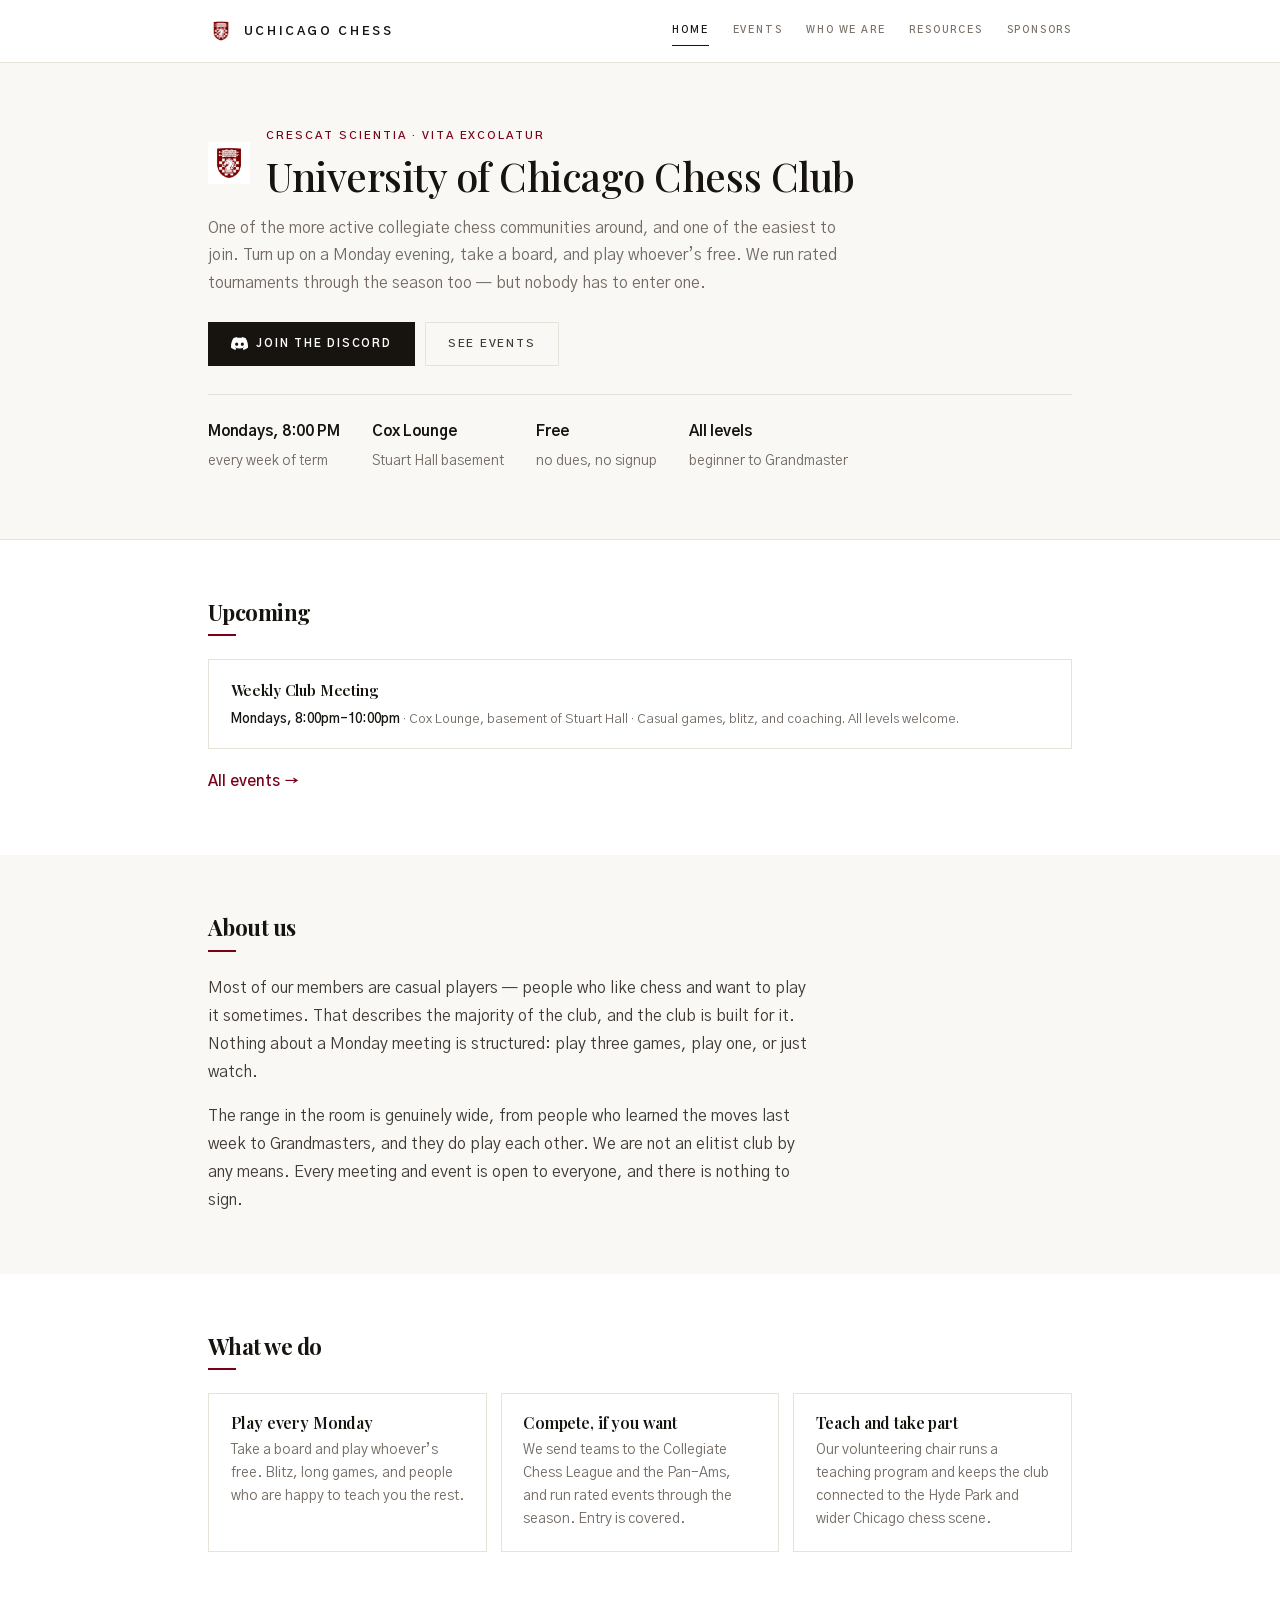
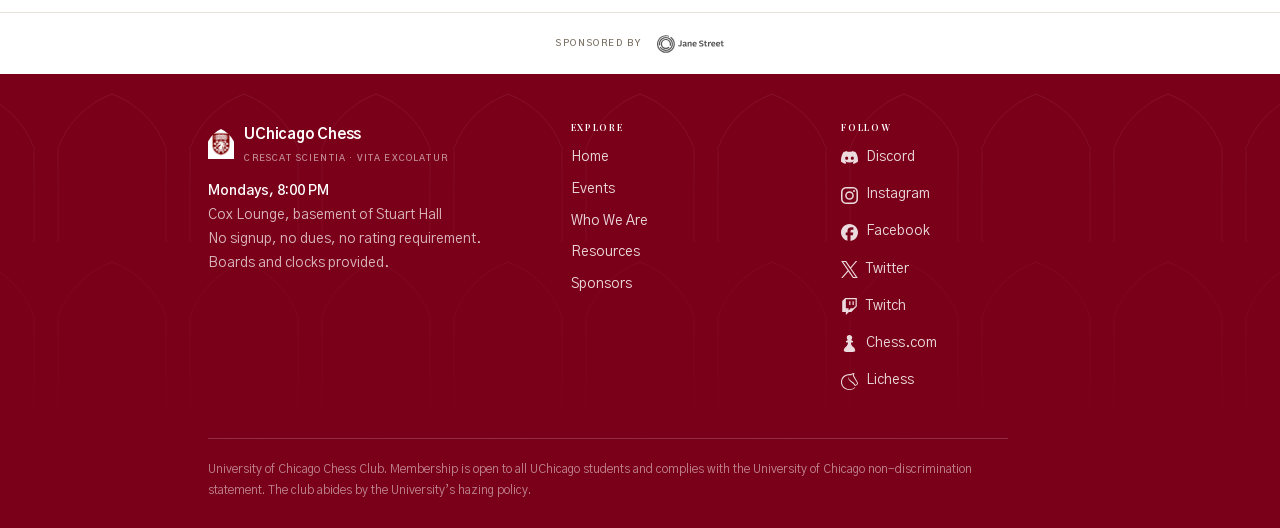
<file: index.html>
<!DOCTYPE html>
<html lang="en">
<head>
<meta charset="utf-8">
<meta name="viewport" content="width=device-width, initial-scale=1">
<title>University of Chicago Chess Club</title>
<!-- EDIT-WITH-SITE.JS: this description and the og:description below
     quote the meeting time. -->
<meta name="description" content="The University of Chicago Chess Club. Meetings every Monday at 8:00 PM in Cox Lounge, basement of Stuart Hall. All experience levels welcome.">
<link rel="canonical" href="https://uchicago.chessdirector.com/">

<!-- Link previews: Discord, Facebook, iMessage and X all read these, and
     none of them run JavaScript, so this is the one place the club is
     described in the file rather than in js/site.js. -->
<meta property="og:type" content="website">
<meta property="og:site_name" content="UChicago Chess">
<meta property="og:title" content="University of Chicago Chess Club">
<meta property="og:description" content="The University of Chicago Chess Club. Meetings every Monday at 8:00 PM in Cox Lounge, basement of Stuart Hall. All experience levels welcome.">
<meta property="og:url" content="https://uchicago.chessdirector.com/">
<meta property="og:image" content="https://uchicago.chessdirector.com/img/og-cover.jpg">
<meta property="og:image:width" content="1200">
<meta property="og:image:height" content="630">
<meta property="og:image:alt" content="The University of Chicago quadrangle from above">
<meta name="twitter:card" content="summary_large_image">
<meta name="twitter:site" content="@uchicagochess">

<link rel="icon" href="img/favicon-32.png" sizes="32x32">
<link rel="icon" href="img/favicon-16.png" sizes="16x16">
<link rel="apple-touch-icon" href="img/apple-touch-icon.png">
<link rel="stylesheet" href="css/fonts.css">
<link rel="stylesheet" href="css/site.css">
</head>
<body>
<a class="skip" href="#main">Skip to content</a>

<nav class="mainnav">
  <div class="container">
    <a class="brand" href="./">
      <img src="img/crest.png" alt="">
      <b>UChicago Chess</b>
    </a>
    <button id="navbtn" aria-expanded="false" aria-controls="navmenu">Menu</button>
    <ul id="navmenu">
      <li><a class="active" href="./">Home</a></li>
      <li><a href="events.html">Events</a></li>
      <li><a href="leadership.html">Who We Are</a></li>
      <li><a href="resources.html">Resources</a></li>
      <li><a href="sponsors.html">Sponsors</a></li>
    </ul>
  </div>
</nav>

<header class="masthead">
  <div class="container">
    <div class="titlerow">
      <img class="crest" src="img/crest.png" alt="">
      <div>
        <p class="motto">Crescat Scientia &middot; Vita Excolatur</p>
        <h1>University of Chicago Chess Club</h1>
      </div>
    </div>
    <p class="summary">
      One of the more active collegiate chess communities around, and one of the easiest to join.
      Turn up on a Monday evening, take a board, and play whoever&rsquo;s free. We run rated
      tournaments through the season too &mdash; but nobody has to enter one.
    </p>
    <p class="actions">
      <a class="btn" href="https://discord.com/invite/wnuyjCKNdM" data-site-href="links.discord" target="_blank" rel="noopener">
        <svg class="ico" aria-hidden="true"><use href="img/icons.svg#discord"></use></svg> Join the Discord
      </a>
      <a class="btn alt" href="events.html" data-site-href="events.page">See events</a>
    </p>
    <div class="facts">
      <span><b data-site="meeting.whenLabel">Mondays, 8:00 PM</b> <span data-site="meeting.cadence">every week of term</span></span>
      <span><b data-site="meeting.place">Cox Lounge</b> <span data-site="meeting.placeDetail">Stuart Hall basement</span></span>
      <span><b data-site="meeting.cost">Free</b> <span data-site="meeting.costDetail">no dues, no signup</span></span>
      <span><b data-site="meeting.levels">All levels</b> <span data-site="meeting.levelsDetail">beginner to Grandmaster</span></span>
    </div>
  </div>
</header>

<main id="main">
  <section class="band">
    <div class="container">
      <div class="block">
        <h2>Upcoming</h2>
        <div id="preview"></div>
        <p class="after">
          <a class="more" href="events.html" data-site-href="events.page">All events</a>
        </p>
      </div>
    </div>
  </section>

  <section class="band alt">
    <div class="container">
      <div class="block">
        <h2>About us</h2>
        <div class="prose">
          <p>
            Most of our members are casual players &mdash; people who like chess and want to play it
            sometimes. That describes the majority of the club, and the club is built for it. Nothing
            about a Monday meeting is structured: play three games, play one, or just watch.
          </p>
          <p>
            The range in the room is genuinely wide, from people who learned the moves last week to
            Grandmasters, and they do play each other. We are not an elitist club by any means. Every
            meeting and event is open to everyone, and there is nothing to sign.
          </p>
        </div>
      </div>
    </div>
  </section>

  <section class="band">
    <div class="container">
      <div class="block">
        <h2>What we do</h2>
        <div class="grid g3">
          <div class="box">
            <h3>Play every Monday</h3>
            <p>Take a board and play whoever&rsquo;s free. Blitz, long games, and people who are
               happy to teach you the rest.</p>
          </div>
          <div class="box">
            <h3>Compete, if you want</h3>
            <p>We send teams to the Collegiate Chess League and the Pan-Ams, and run rated events
               through the season. Entry is covered.</p>
          </div>
          <div class="box">
            <h3>Teach and take part</h3>
            <p>Our volunteering chair runs a teaching program and keeps the club connected to the
               Hyde Park and wider Chicago chess scene.</p>
          </div>
        </div>
      </div>
    </div>
  </section>
</main>

<div class="sponsorbar">
  <div class="container">
    <span>Sponsored by</span>
    <a href="sponsors.html"><img src="img/jane-street.svg" alt="Jane Street"></a>
  </div>
</div>

<footer class="arched">
  <div class="container">
    <div class="footgrid">
      <div>
        <div class="footbrand">
          <img class="arch" src="img/crest.png" alt="">
          <div>
            <b>UChicago Chess</b>
            <span>Crescat Scientia &middot; Vita Excolatur</span>
          </div>
        </div>
        <p class="footwhere">
          <b data-site="meeting.whenLabel">Mondays, 8:00 PM</b><br>
          <span data-site="meeting.placeFull">Cox Lounge, basement of Stuart Hall</span><br>
          <span data-site="meeting.terms">No signup, no dues, no rating requirement. Boards and clocks provided.</span>
        </p>
        <p class="footwhere" data-site-contact></p>
      </div>

      <div>
        <h4>Explore</h4>
        <ul class="footnav">
          <li><a href="./">Home</a></li>
          <li><a href="events.html">Events</a></li>
          <li><a href="leadership.html">Who We Are</a></li>
          <li><a href="resources.html">Resources</a></li>
          <li><a href="sponsors.html">Sponsors</a></li>
        </ul>
      </div>

      <div>
        <h4>Follow</h4>
        <ul class="footsocial">
          <li><a href="https://discord.com/invite/wnuyjCKNdM" data-site-href="links.discord" target="_blank" rel="noopener"><svg class="ico" aria-hidden="true"><use href="img/icons.svg#discord"></use></svg> Discord</a></li>
          <li><a href="https://www.instagram.com/uchicagochess/" data-site-href="links.instagram" target="_blank" rel="noopener"><svg class="ico" aria-hidden="true"><use href="img/icons.svg#instagram"></use></svg> Instagram</a></li>
          <li><a href="https://www.facebook.com/groups/638162799532735" data-site-href="links.facebook" target="_blank" rel="noopener"><svg class="ico" aria-hidden="true"><use href="img/icons.svg#facebook"></use></svg> Facebook</a></li>
          <li><a href="https://twitter.com/uchicagochess" data-site-href="links.twitter" target="_blank" rel="noopener"><svg class="ico" aria-hidden="true"><use href="img/icons.svg#x"></use></svg> Twitter</a></li>
          <li><a href="https://www.twitch.tv/uchicagochess" data-site-href="links.twitch" target="_blank" rel="noopener"><svg class="ico" aria-hidden="true"><use href="img/icons.svg#twitch"></use></svg> Twitch</a></li>
          <li><a href="https://www.chess.com/club/uchicago-maroons-chess-club" data-site-href="links.chesscom" target="_blank" rel="noopener"><svg class="ico" aria-hidden="true"><use href="img/icons.svg#chessdotcom"></use></svg> Chess.com</a></li>
          <li><a href="https://lichess.org/team/uchicago-chess-club" data-site-href="links.lichess" target="_blank" rel="noopener"><svg class="ico" aria-hidden="true"><use href="img/icons.svg#lichess"></use></svg> Lichess</a></li>
        </ul>
      </div>
    </div>

    <p class="footmeta">
      University of Chicago Chess Club. Membership is open to all UChicago students and complies
      with the University of Chicago non-discrimination statement. The club abides by the
      University&rsquo;s hazing policy.
    </p>
  </div>
</footer>

<script src="js/site.js"></script>
<script src="js/nav.js"></script>
<script src="js/events.js"></script>
</body>
</html>
</file>
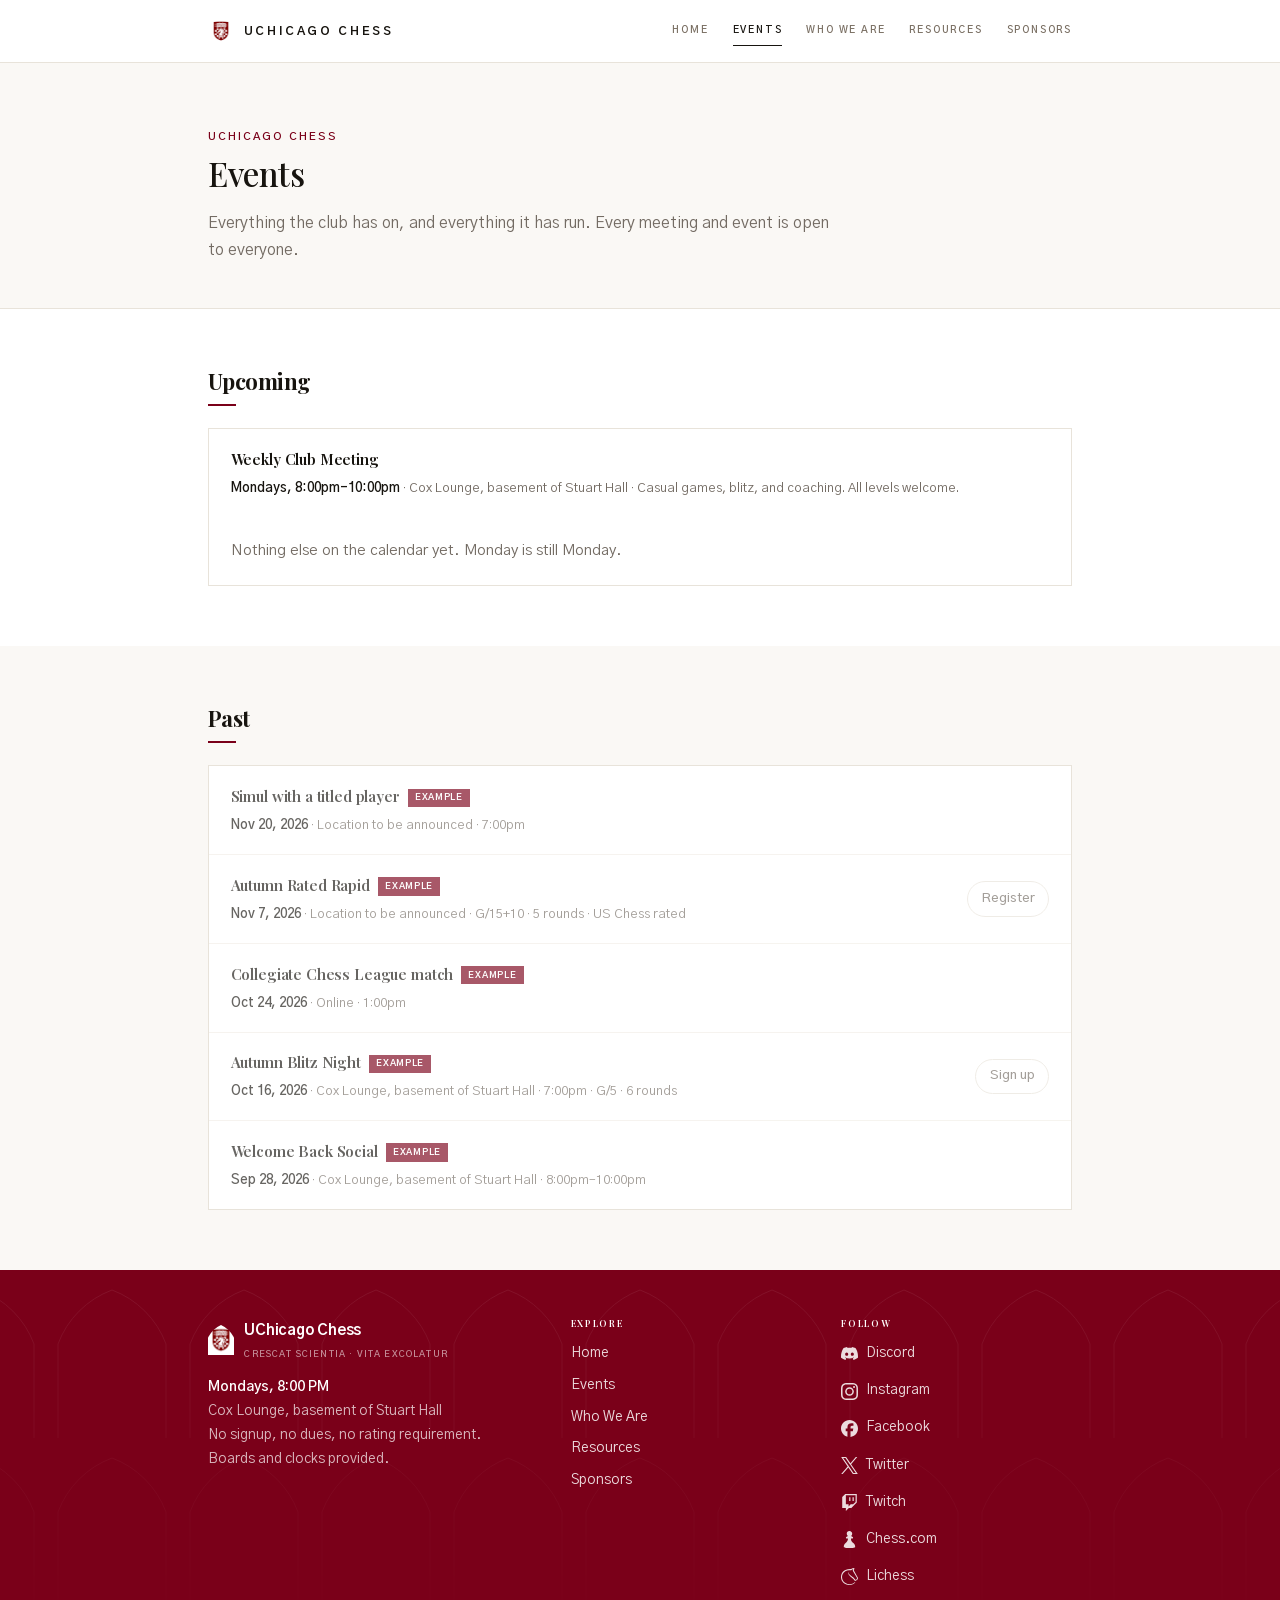
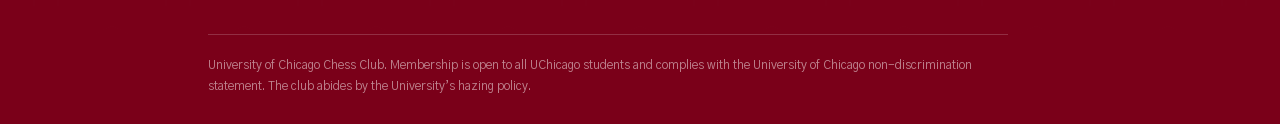
<file: events.html>
<!DOCTYPE html>
<html lang="en">
<head>
<meta charset="utf-8">
<meta name="viewport" content="width=device-width, initial-scale=1">
<title>Events &mdash; University of Chicago Chess Club</title>
<meta name="description" content="Events at the University of Chicago Chess Club: tournaments, team matches, and the weekly Monday meeting.">
<link rel="canonical" href="https://chughjug.github.io/uchicago-chess/events.html">

<!-- Link previews: Discord, Facebook, iMessage and X all read these, and
     none of them run JavaScript, so this is the one place the club is
     described in the file rather than in js/site.js. -->
<meta property="og:type" content="website">
<meta property="og:site_name" content="UChicago Chess">
<meta property="og:title" content="Events — University of Chicago Chess Club">
<meta property="og:description" content="Events at the University of Chicago Chess Club: tournaments, team matches, and the weekly Monday meeting.">
<meta property="og:url" content="https://chughjug.github.io/uchicago-chess/events.html">
<meta property="og:image" content="https://uchicago.chessdirector.com/img/og-cover.jpg">
<meta property="og:image:width" content="1200">
<meta property="og:image:height" content="630">
<meta property="og:image:alt" content="The University of Chicago quadrangle from above">
<meta name="twitter:card" content="summary_large_image">
<meta name="twitter:site" content="@uchicagochess">

<link rel="icon" href="img/favicon-32.png" sizes="32x32">
<link rel="icon" href="img/favicon-16.png" sizes="16x16">
<link rel="apple-touch-icon" href="img/apple-touch-icon.png">
<link rel="stylesheet" href="css/fonts.css">
<link rel="stylesheet" href="css/site.css">
</head>
<body>
<a class="skip" href="#main">Skip to content</a>

<nav class="mainnav">
  <div class="container">
    <a class="brand" href="./">
      <img src="img/crest.png" alt="">
      <b>UChicago Chess</b>
    </a>
    <button id="navbtn" aria-expanded="false" aria-controls="navmenu">Menu</button>
    <ul id="navmenu">
      <li><a href="./">Home</a></li>
      <li><a class="active" href="events.html">Events</a></li>
      <li><a href="leadership.html">Who We Are</a></li>
      <li><a href="resources.html">Resources</a></li>
      <li><a href="sponsors.html">Sponsors</a></li>
    </ul>
  </div>
</nav>

<header class="pagehead">
  <div class="container">
    <p class="eyebrow">UChicago Chess</p>
    <h1>Events</h1>
    <p>Everything the club has on, and everything it has run. Every meeting and event is open to everyone.</p>
  </div>
</header>

<main id="main">
  <section class="band">
    <div class="container">
      <div class="block">
        <h2>Upcoming</h2>
        <!-- Built from EVENTS in js/events.js — add and change events there. -->
        <div id="upcoming"></div>
      </div>
    </div>
  </section>

  <section class="band alt">
    <div class="container">
      <div class="block">
        <h2>Past</h2>
        <div id="past"></div>
      </div>
    </div>
  </section>
</main>

<footer class="arched">
  <div class="container">
    <div class="footgrid">
      <div>
        <div class="footbrand">
          <img class="arch" src="img/crest.png" alt="">
          <div>
            <b>UChicago Chess</b>
            <span>Crescat Scientia &middot; Vita Excolatur</span>
          </div>
        </div>
        <p class="footwhere">
          <b data-site="meeting.whenLabel">Mondays, 8:00 PM</b><br>
          <span data-site="meeting.placeFull">Cox Lounge, basement of Stuart Hall</span><br>
          <span data-site="meeting.terms">No signup, no dues, no rating requirement. Boards and clocks provided.</span>
        </p>
        <p class="footwhere" data-site-contact></p>
      </div>

      <div>
        <h4>Explore</h4>
        <ul class="footnav">
          <li><a href="./">Home</a></li>
          <li><a href="events.html">Events</a></li>
          <li><a href="leadership.html">Who We Are</a></li>
          <li><a href="resources.html">Resources</a></li>
          <li><a href="sponsors.html">Sponsors</a></li>
        </ul>
      </div>

      <div>
        <h4>Follow</h4>
        <ul class="footsocial">
          <li><a href="https://discord.com/invite/wnuyjCKNdM" data-site-href="links.discord" target="_blank" rel="noopener"><svg class="ico" aria-hidden="true"><use href="img/icons.svg#discord"></use></svg> Discord</a></li>
          <li><a href="https://www.instagram.com/uchicagochess/" data-site-href="links.instagram" target="_blank" rel="noopener"><svg class="ico" aria-hidden="true"><use href="img/icons.svg#instagram"></use></svg> Instagram</a></li>
          <li><a href="https://www.facebook.com/groups/638162799532735" data-site-href="links.facebook" target="_blank" rel="noopener"><svg class="ico" aria-hidden="true"><use href="img/icons.svg#facebook"></use></svg> Facebook</a></li>
          <li><a href="https://twitter.com/uchicagochess" data-site-href="links.twitter" target="_blank" rel="noopener"><svg class="ico" aria-hidden="true"><use href="img/icons.svg#x"></use></svg> Twitter</a></li>
          <li><a href="https://www.twitch.tv/uchicagochess" data-site-href="links.twitch" target="_blank" rel="noopener"><svg class="ico" aria-hidden="true"><use href="img/icons.svg#twitch"></use></svg> Twitch</a></li>
          <li><a href="https://www.chess.com/club/uchicago-maroons-chess-club" data-site-href="links.chesscom" target="_blank" rel="noopener"><svg class="ico" aria-hidden="true"><use href="img/icons.svg#chessdotcom"></use></svg> Chess.com</a></li>
          <li><a href="https://lichess.org/team/uchicago-chess-club" data-site-href="links.lichess" target="_blank" rel="noopener"><svg class="ico" aria-hidden="true"><use href="img/icons.svg#lichess"></use></svg> Lichess</a></li>
        </ul>
      </div>
    </div>

    <p class="footmeta">
      University of Chicago Chess Club. Membership is open to all UChicago students and complies
      with the University of Chicago non-discrimination statement. The club abides by the
      University&rsquo;s hazing policy.
    </p>
  </div>
</footer>

<script src="js/site.js"></script>
<script src="js/nav.js"></script>
<script src="js/events.js"></script>
</body>
</html>
</file>
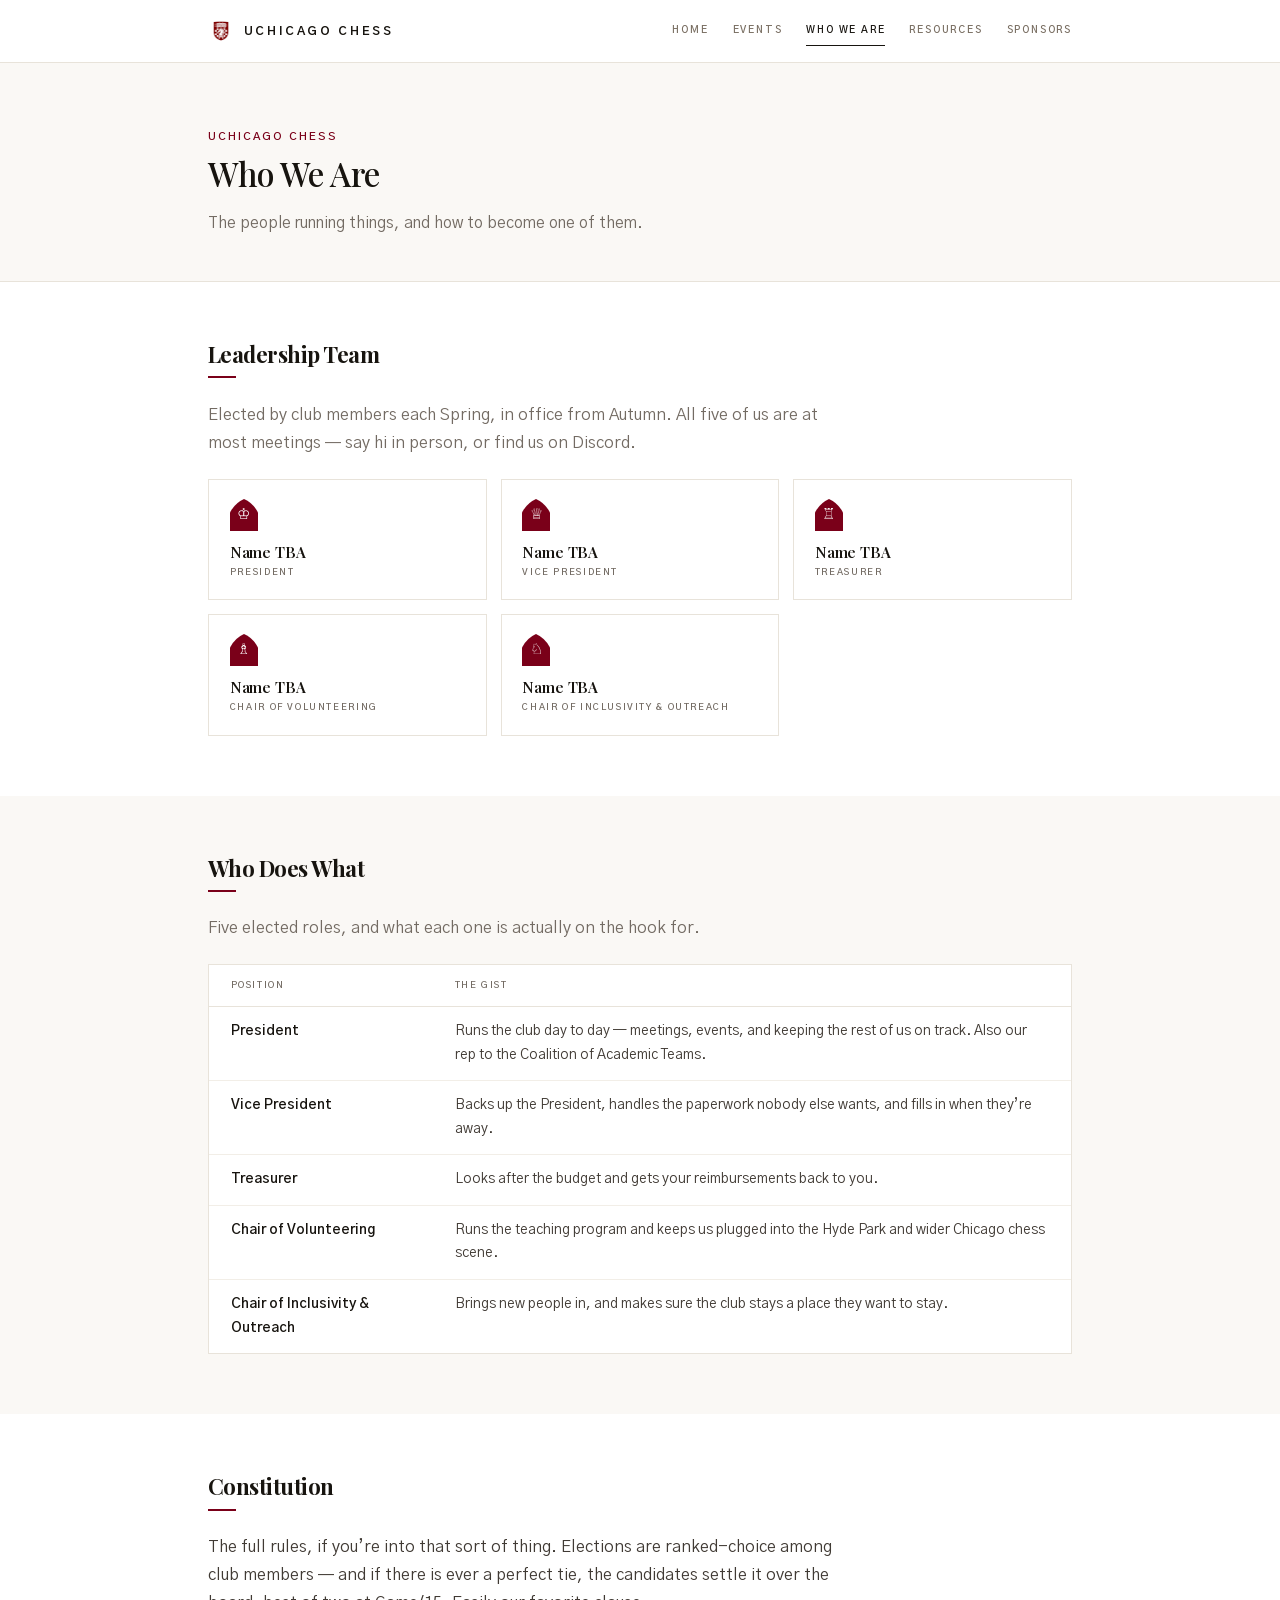
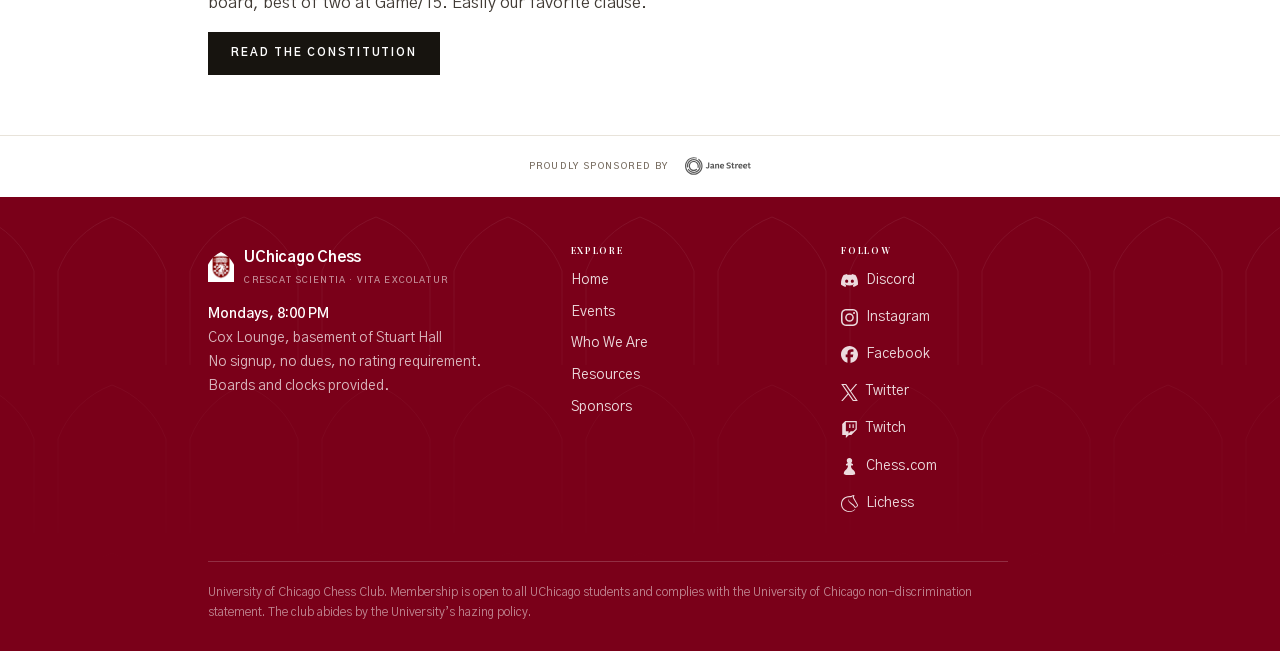
<file: leadership.html>
<!DOCTYPE html>
<html lang="en">
<head>
<meta charset="utf-8">
<meta name="viewport" content="width=device-width, initial-scale=1">
<title>Who We Are &mdash; University of Chicago Chess Club</title>
<meta name="description" content="Board members and the constitution of the University of Chicago Chess Club.">
<link rel="canonical" href="https://uchicago.chessdirector.com/leadership.html">

<!-- Link previews: Discord, Facebook, iMessage and X all read these, and
     none of them run JavaScript, so this is the one place the club is
     described in the file rather than in js/site.js. -->
<meta property="og:type" content="website">
<meta property="og:site_name" content="UChicago Chess">
<meta property="og:title" content="Who We Are — University of Chicago Chess Club">
<meta property="og:description" content="Board members and the constitution of the University of Chicago Chess Club.">
<meta property="og:url" content="https://uchicago.chessdirector.com/leadership.html">
<meta property="og:image" content="https://uchicago.chessdirector.com/img/og-cover.jpg">
<meta property="og:image:width" content="1200">
<meta property="og:image:height" content="630">
<meta property="og:image:alt" content="The University of Chicago quadrangle from above">
<meta name="twitter:card" content="summary_large_image">
<meta name="twitter:site" content="@uchicagochess">

<link rel="icon" href="img/favicon-32.png" sizes="32x32">
<link rel="icon" href="img/favicon-16.png" sizes="16x16">
<link rel="apple-touch-icon" href="img/apple-touch-icon.png">
<link rel="stylesheet" href="css/fonts.css">
<link rel="stylesheet" href="css/site.css">
</head>
<body>
<a class="skip" href="#main">Skip to content</a>

<nav class="mainnav">
  <div class="container">
    <a class="brand" href="./">
      <img src="img/crest.png" alt="">
      <b>UChicago Chess</b>
    </a>
    <button id="navbtn" aria-expanded="false" aria-controls="navmenu">Menu</button>
    <ul id="navmenu">
      <li><a href="./">Home</a></li>
      <li><a href="events.html">Events</a></li>
      <li><a class="active" href="leadership.html">Who We Are</a></li>
      <li><a href="resources.html">Resources</a></li>
      <li><a href="sponsors.html">Sponsors</a></li>
    </ul>
  </div>
</nav>

<header class="pagehead">
  <div class="container">
    <p class="eyebrow">UChicago Chess</p>
    <h1>Who We Are</h1>
    <p>The people running things, and how to become one of them.</p>
  </div>
</header>

<main id="main">
  <section class="band">
    <div class="container">
      <div class="block">
        <h2>Leadership Team</h2>
        <p class="lede">
          Elected by club members each Spring, in office from Autumn. All five of us are at most
          meetings &mdash; say hi in person, or find us on Discord.
        </p>
        <!-- Built from SITE.officers in js/site.js — put the names in there. -->
        <div class="grid g3" id="officers"></div>
        </div>
      </div>
    </div>
  </section>

  <section class="band alt">
    <div class="container">
      <div class="block">
        <h2>Who Does What</h2>
        <p class="lede">
          Five elected roles, and what each one is actually on the hook for.
        </p>
        <table>
          <thead>
            <tr><th scope="col">Position</th><th scope="col">The gist</th></tr>
          </thead>
          <tbody>
            <tr><td>President</td><td>Runs the club day to day &mdash; meetings, events, and keeping the rest of us on track. Also our rep to the Coalition of Academic Teams.</td></tr>
            <tr><td>Vice President</td><td>Backs up the President, handles the paperwork nobody else wants, and fills in when they&rsquo;re away.</td></tr>
            <tr><td>Treasurer</td><td>Looks after the budget and gets your reimbursements back to you.</td></tr>
            <tr><td>Chair of Volunteering</td><td>Runs the teaching program and keeps us plugged into the Hyde Park and wider Chicago chess scene.</td></tr>
            <tr><td>Chair of Inclusivity &amp; Outreach</td><td>Brings new people in, and makes sure the club stays a place they want to stay.</td></tr>
          </tbody>
        </table>
      </div>
    </div>
  </section>

  <section class="band">
    <div class="container">
      <div class="block">
        <h2>Constitution</h2>
        <p>
          The full rules, if you&rsquo;re into that sort of thing. Elections are ranked-choice among
          club members &mdash; and if there is ever a perfect tie, the candidates settle it over the
          board, best of two at Game/15. Easily our favorite clause.
        </p>
        <p class="after">
          <a class="btn" href="https://docs.google.com/document/d/15r7_7iVhIMptKZsmfSLF7DGaoewCdpnS/edit?usp=sharing&amp;ouid=101326634033454197551&amp;rtpof=true&amp;sd=true" target="_blank" rel="noopener">Read the constitution</a>
        </p>
      </div>
    </div>
  </section>
</main>

<div class="sponsorbar">
  <div class="container">
    <span>Proudly sponsored by</span>
    <a href="sponsors.html"><img src="img/jane-street.svg" alt="Jane Street"></a>
  </div>
</div>

<footer class="arched">
  <div class="container">
    <div class="footgrid">
      <div>
        <div class="footbrand">
          <img class="arch" src="img/crest.png" alt="">
          <div>
            <b>UChicago Chess</b>
            <span>Crescat Scientia &middot; Vita Excolatur</span>
          </div>
        </div>
        <p class="footwhere">
          <b data-site="meeting.whenLabel">Mondays, 8:00 PM</b><br>
          <span data-site="meeting.placeFull">Cox Lounge, basement of Stuart Hall</span><br>
          <span data-site="meeting.terms">No signup, no dues, no rating requirement. Boards and clocks provided.</span>
        </p>
        <p class="footwhere" data-site-contact></p>
      </div>

      <div>
        <h4>Explore</h4>
        <ul class="footnav">
          <li><a href="./">Home</a></li>
          <li><a href="events.html">Events</a></li>
          <li><a href="leadership.html">Who We Are</a></li>
          <li><a href="resources.html">Resources</a></li>
          <li><a href="sponsors.html">Sponsors</a></li>
        </ul>
      </div>

      <div>
        <h4>Follow</h4>
        <ul class="footsocial">
          <li><a href="https://discord.com/invite/wnuyjCKNdM" data-site-href="links.discord" target="_blank" rel="noopener"><svg class="ico" aria-hidden="true"><use href="img/icons.svg#discord"></use></svg> Discord</a></li>
          <li><a href="https://www.instagram.com/uchicagochess/" data-site-href="links.instagram" target="_blank" rel="noopener"><svg class="ico" aria-hidden="true"><use href="img/icons.svg#instagram"></use></svg> Instagram</a></li>
          <li><a href="https://www.facebook.com/groups/638162799532735" data-site-href="links.facebook" target="_blank" rel="noopener"><svg class="ico" aria-hidden="true"><use href="img/icons.svg#facebook"></use></svg> Facebook</a></li>
          <li><a href="https://twitter.com/uchicagochess" data-site-href="links.twitter" target="_blank" rel="noopener"><svg class="ico" aria-hidden="true"><use href="img/icons.svg#x"></use></svg> Twitter</a></li>
          <li><a href="https://www.twitch.tv/uchicagochess" data-site-href="links.twitch" target="_blank" rel="noopener"><svg class="ico" aria-hidden="true"><use href="img/icons.svg#twitch"></use></svg> Twitch</a></li>
          <li><a href="https://www.chess.com/club/uchicago-maroons-chess-club" data-site-href="links.chesscom" target="_blank" rel="noopener"><svg class="ico" aria-hidden="true"><use href="img/icons.svg#chessdotcom"></use></svg> Chess.com</a></li>
          <li><a href="https://lichess.org/team/uchicago-chess-club" data-site-href="links.lichess" target="_blank" rel="noopener"><svg class="ico" aria-hidden="true"><use href="img/icons.svg#lichess"></use></svg> Lichess</a></li>
        </ul>
      </div>
    </div>

    <p class="footmeta">
      University of Chicago Chess Club. Membership is open to all UChicago students and complies
      with the University of Chicago non-discrimination statement. The club abides by the
      University&rsquo;s hazing policy.
    </p>
  </div>
</footer>

<script src="js/site.js"></script>
<script src="js/nav.js"></script>
</body>
</html>
</file>
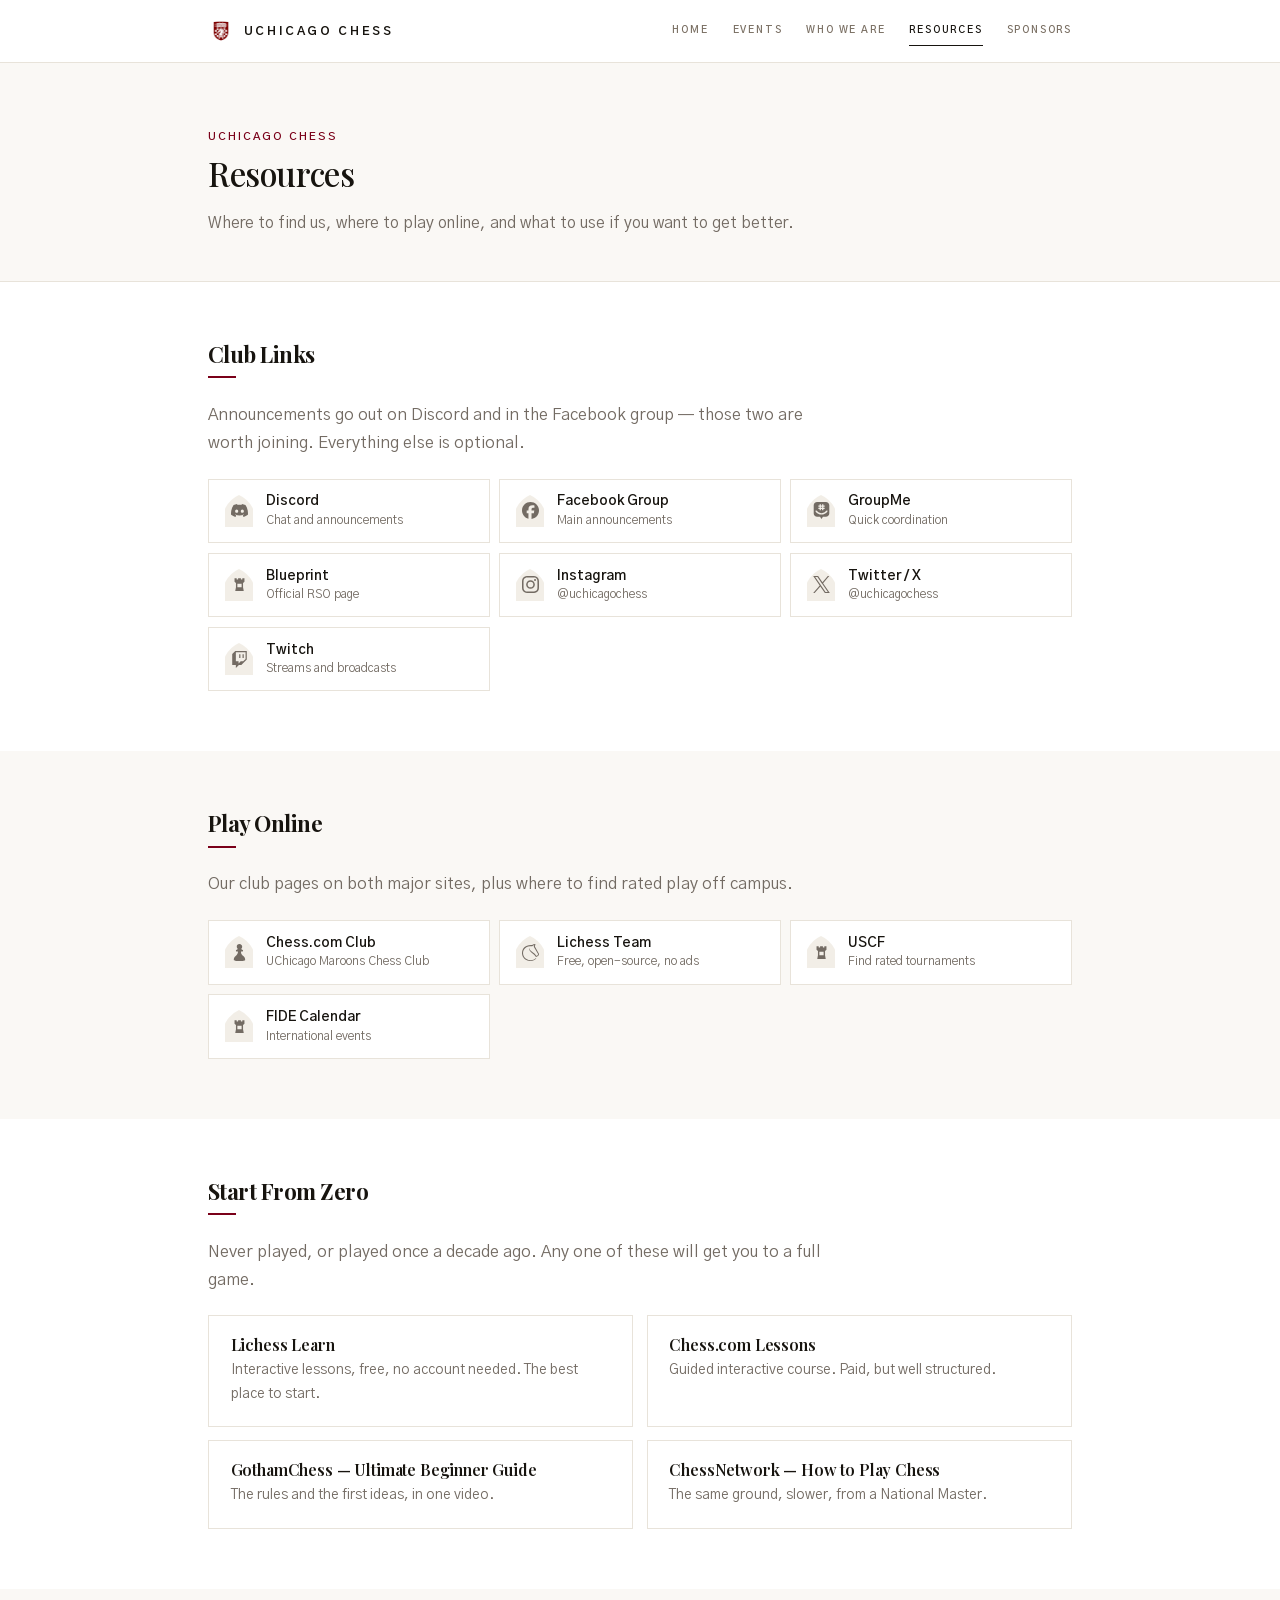
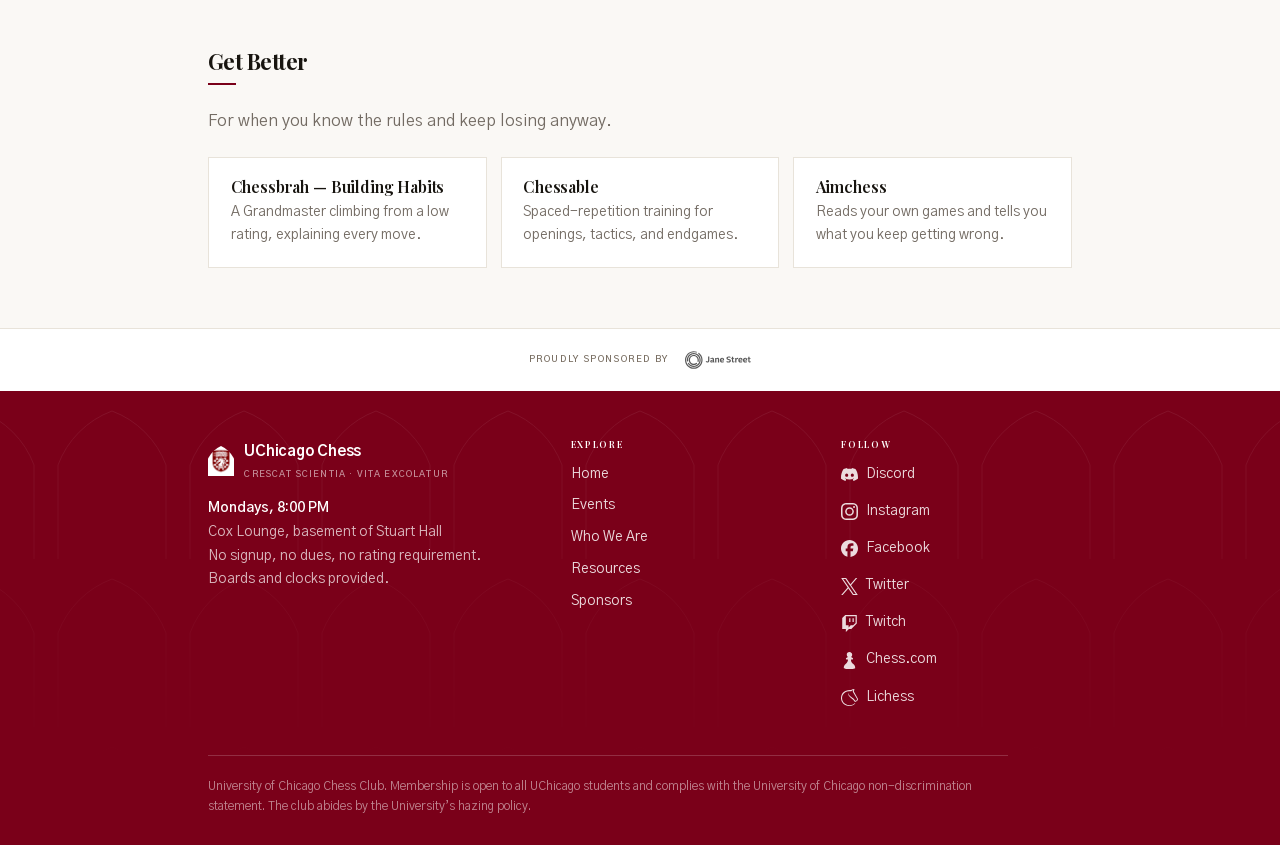
<file: resources.html>
<!DOCTYPE html>
<html lang="en">
<head>
<meta charset="utf-8">
<meta name="viewport" content="width=device-width, initial-scale=1">
<title>Resources &mdash; University of Chicago Chess Club</title>
<meta name="description" content="Club links, online play, and chess learning resources from the University of Chicago Chess Club.">
<link rel="canonical" href="https://uchicago.chessdirector.com/resources.html">

<!-- Link previews: Discord, Facebook, iMessage and X all read these, and
     none of them run JavaScript, so this is the one place the club is
     described in the file rather than in js/site.js. -->
<meta property="og:type" content="website">
<meta property="og:site_name" content="UChicago Chess">
<meta property="og:title" content="Resources — University of Chicago Chess Club">
<meta property="og:description" content="Club links, online play, and chess learning resources from the University of Chicago Chess Club.">
<meta property="og:url" content="https://uchicago.chessdirector.com/resources.html">
<meta property="og:image" content="https://uchicago.chessdirector.com/img/og-cover.jpg">
<meta property="og:image:width" content="1200">
<meta property="og:image:height" content="630">
<meta property="og:image:alt" content="The University of Chicago quadrangle from above">
<meta name="twitter:card" content="summary_large_image">
<meta name="twitter:site" content="@uchicagochess">

<link rel="icon" href="img/favicon-32.png" sizes="32x32">
<link rel="icon" href="img/favicon-16.png" sizes="16x16">
<link rel="apple-touch-icon" href="img/apple-touch-icon.png">
<link rel="stylesheet" href="css/fonts.css">
<link rel="stylesheet" href="css/site.css">
</head>
<body>
<a class="skip" href="#main">Skip to content</a>

<nav class="mainnav">
  <div class="container">
    <a class="brand" href="./">
      <img src="img/crest.png" alt="">
      <b>UChicago Chess</b>
    </a>
    <button id="navbtn" aria-expanded="false" aria-controls="navmenu">Menu</button>
    <ul id="navmenu">
      <li><a href="./">Home</a></li>
      <li><a href="events.html">Events</a></li>
      <li><a href="leadership.html">Who We Are</a></li>
      <li><a class="active" href="resources.html">Resources</a></li>
      <li><a href="sponsors.html">Sponsors</a></li>
    </ul>
  </div>
</nav>

<header class="pagehead">
  <div class="container">
    <p class="eyebrow">UChicago Chess</p>
    <h1>Resources</h1>
    <p>Where to find us, where to play online, and what to use if you want to get better.</p>
  </div>
</header>

<main id="main">
  <section class="band">
    <div class="container">
      <div class="block">
        <h2>Club Links</h2>
        <p class="lede">
          Announcements go out on Discord and in the Facebook group &mdash; those two are worth
          joining. Everything else is optional.
        </p>
        <div class="linklist">
          <a class="linkrow" href="https://discord.com/invite/wnuyjCKNdM" data-site-href="links.discord" target="_blank" rel="noopener">
            <span class="sq arch"><svg class="ico" aria-hidden="true"><use href="img/icons.svg#discord"></use></svg></span><span><b>Discord</b><small>Chat and announcements</small></span>
          </a>
          <a class="linkrow" href="https://www.facebook.com/groups/638162799532735" data-site-href="links.facebook" target="_blank" rel="noopener">
            <span class="sq arch"><svg class="ico" aria-hidden="true"><use href="img/icons.svg#facebook"></use></svg></span><span><b>Facebook Group</b><small>Main announcements</small></span>
          </a>
          <a class="linkrow" href="https://web.groupme.com/join_group/69301822/sj0kw4Z3" data-site-href="links.groupme" target="_blank" rel="noopener">
            <span class="sq arch"><svg class="ico" aria-hidden="true"><use href="img/icons.svg#groupme"></use></svg></span><span><b>GroupMe</b><small>Quick coordination</small></span>
          </a>
          <a class="linkrow" href="https://blueprint.uchicago.edu/organization/chess" data-site-href="links.blueprint" target="_blank" rel="noopener">
            <span class="sq arch"><svg class="ico" aria-hidden="true"><use href="img/icons.svg#rook"></use></svg></span><span><b>Blueprint</b><small>Official RSO page</small></span>
          </a>
          <a class="linkrow" href="https://www.instagram.com/uchicagochess/" data-site-href="links.instagram" target="_blank" rel="noopener">
            <span class="sq arch"><svg class="ico" aria-hidden="true"><use href="img/icons.svg#instagram"></use></svg></span><span><b>Instagram</b><small>@uchicagochess</small></span>
          </a>
          <a class="linkrow" href="https://twitter.com/uchicagochess" data-site-href="links.twitter" target="_blank" rel="noopener">
            <span class="sq arch"><svg class="ico" aria-hidden="true"><use href="img/icons.svg#x"></use></svg></span><span><b>Twitter / X</b><small>@uchicagochess</small></span>
          </a>
          <a class="linkrow" href="https://www.twitch.tv/uchicagochess" data-site-href="links.twitch" target="_blank" rel="noopener">
            <span class="sq arch"><svg class="ico" aria-hidden="true"><use href="img/icons.svg#twitch"></use></svg></span><span><b>Twitch</b><small>Streams and broadcasts</small></span>
          </a>
        </div>
      </div>
    </div>
  </section>

  <section class="band alt">
    <div class="container">
      <div class="block">
        <h2>Play Online</h2>
        <p class="lede">
          Our club pages on both major sites, plus where to find rated play off campus.
        </p>
        <div class="linklist">
          <a class="linkrow" href="https://www.chess.com/club/uchicago-maroons-chess-club" data-site-href="links.chesscom" target="_blank" rel="noopener">
            <span class="sq arch"><svg class="ico" aria-hidden="true"><use href="img/icons.svg#chessdotcom"></use></svg></span><span><b>Chess.com Club</b><small>UChicago Maroons Chess Club</small></span>
          </a>
          <a class="linkrow" href="https://lichess.org/team/uchicago-chess-club" data-site-href="links.lichess" target="_blank" rel="noopener">
            <span class="sq arch"><svg class="ico" aria-hidden="true"><use href="img/icons.svg#lichess"></use></svg></span><span><b>Lichess Team</b><small>Free, open-source, no ads</small></span>
          </a>
          <a class="linkrow" href="https://new.uschess.org/play-chess" target="_blank" rel="noopener">
            <span class="sq arch"><svg class="ico" aria-hidden="true"><use href="img/icons.svg#rook"></use></svg></span><span><b>USCF</b><small>Find rated tournaments</small></span>
          </a>
          <a class="linkrow" href="https://www.fide.com/calendar" target="_blank" rel="noopener">
            <span class="sq arch"><svg class="ico" aria-hidden="true"><use href="img/icons.svg#rook"></use></svg></span><span><b>FIDE Calendar</b><small>International events</small></span>
          </a>
        </div>
      </div>
    </div>
  </section>

  <section class="band">
    <div class="container">
      <div class="block">
        <h2>Start From Zero</h2>
        <p class="lede">
          Never played, or played once a decade ago. Any one of these will get you to a full game.
        </p>
        <div class="grid g2">
          <a class="box" href="https://lichess.org/learn#/" target="_blank" rel="noopener">
            <h3>Lichess Learn</h3>
            <p class="sub">Interactive lessons, free, no account needed. The best place to start.</p>
          </a>
          <a class="box" href="https://www.chess.com/lessons/how-to-move-the-pieces" target="_blank" rel="noopener">
            <h3>Chess.com Lessons</h3>
            <p class="sub">Guided interactive course. Paid, but well structured.</p>
          </a>
          <a class="box" href="https://www.youtube.com/watch?v=OCSbzArwB10" target="_blank" rel="noopener">
            <h3>GothamChess &mdash; Ultimate Beginner Guide</h3>
            <p class="sub">The rules and the first ideas, in one video.</p>
          </a>
          <a class="box" href="https://www.youtube.com/watch?v=SM2fcenx7KU" target="_blank" rel="noopener">
            <h3>ChessNetwork &mdash; How to Play Chess</h3>
            <p class="sub">The same ground, slower, from a National Master.</p>
          </a>
        </div>
      </div>
    </div>
  </section>

  <section class="band alt">
    <div class="container">
      <div class="block">
        <h2>Get Better</h2>
        <p class="lede">
          For when you know the rules and keep losing anyway.
        </p>
        <div class="grid g3">
          <a class="box" href="https://www.youtube.com/watch?v=axRvksIZpGc&amp;list=PLUjxDD7HNNThftJtE0OIRFRMMFf6AV_69" target="_blank" rel="noopener">
            <h3>Chessbrah &mdash; Building Habits</h3>
            <p class="sub">A Grandmaster climbing from a low rating, explaining every move.</p>
          </a>
          <a class="box" href="https://www.chessable.com/" target="_blank" rel="noopener">
            <h3>Chessable</h3>
            <p class="sub">Spaced-repetition training for openings, tactics, and endgames.</p>
          </a>
          <a class="box" href="https://aimchess.com/" target="_blank" rel="noopener">
            <h3>Aimchess</h3>
            <p class="sub">Reads your own games and tells you what you keep getting wrong.</p>
          </a>
        </div>
      </div>
    </div>
  </section>
</main>

<div class="sponsorbar">
  <div class="container">
    <span>Proudly sponsored by</span>
    <a href="sponsors.html"><img src="img/jane-street.svg" alt="Jane Street"></a>
  </div>
</div>

<footer class="arched">
  <div class="container">
    <div class="footgrid">
      <div>
        <div class="footbrand">
          <img class="arch" src="img/crest.png" alt="">
          <div>
            <b>UChicago Chess</b>
            <span>Crescat Scientia &middot; Vita Excolatur</span>
          </div>
        </div>
        <p class="footwhere">
          <b data-site="meeting.whenLabel">Mondays, 8:00 PM</b><br>
          <span data-site="meeting.placeFull">Cox Lounge, basement of Stuart Hall</span><br>
          <span data-site="meeting.terms">No signup, no dues, no rating requirement. Boards and clocks provided.</span>
        </p>
        <p class="footwhere" data-site-contact></p>
      </div>

      <div>
        <h4>Explore</h4>
        <ul class="footnav">
          <li><a href="./">Home</a></li>
          <li><a href="events.html">Events</a></li>
          <li><a href="leadership.html">Who We Are</a></li>
          <li><a href="resources.html">Resources</a></li>
          <li><a href="sponsors.html">Sponsors</a></li>
        </ul>
      </div>

      <div>
        <h4>Follow</h4>
        <ul class="footsocial">
          <li><a href="https://discord.com/invite/wnuyjCKNdM" data-site-href="links.discord" target="_blank" rel="noopener"><svg class="ico" aria-hidden="true"><use href="img/icons.svg#discord"></use></svg> Discord</a></li>
          <li><a href="https://www.instagram.com/uchicagochess/" data-site-href="links.instagram" target="_blank" rel="noopener"><svg class="ico" aria-hidden="true"><use href="img/icons.svg#instagram"></use></svg> Instagram</a></li>
          <li><a href="https://www.facebook.com/groups/638162799532735" data-site-href="links.facebook" target="_blank" rel="noopener"><svg class="ico" aria-hidden="true"><use href="img/icons.svg#facebook"></use></svg> Facebook</a></li>
          <li><a href="https://twitter.com/uchicagochess" data-site-href="links.twitter" target="_blank" rel="noopener"><svg class="ico" aria-hidden="true"><use href="img/icons.svg#x"></use></svg> Twitter</a></li>
          <li><a href="https://www.twitch.tv/uchicagochess" data-site-href="links.twitch" target="_blank" rel="noopener"><svg class="ico" aria-hidden="true"><use href="img/icons.svg#twitch"></use></svg> Twitch</a></li>
          <li><a href="https://www.chess.com/club/uchicago-maroons-chess-club" data-site-href="links.chesscom" target="_blank" rel="noopener"><svg class="ico" aria-hidden="true"><use href="img/icons.svg#chessdotcom"></use></svg> Chess.com</a></li>
          <li><a href="https://lichess.org/team/uchicago-chess-club" data-site-href="links.lichess" target="_blank" rel="noopener"><svg class="ico" aria-hidden="true"><use href="img/icons.svg#lichess"></use></svg> Lichess</a></li>
        </ul>
      </div>
    </div>

    <p class="footmeta">
      University of Chicago Chess Club. Membership is open to all UChicago students and complies
      with the University of Chicago non-discrimination statement. The club abides by the
      University&rsquo;s hazing policy.
    </p>
  </div>
</footer>

<script src="js/site.js"></script>
<script src="js/nav.js"></script>
</body>
</html>
</file>
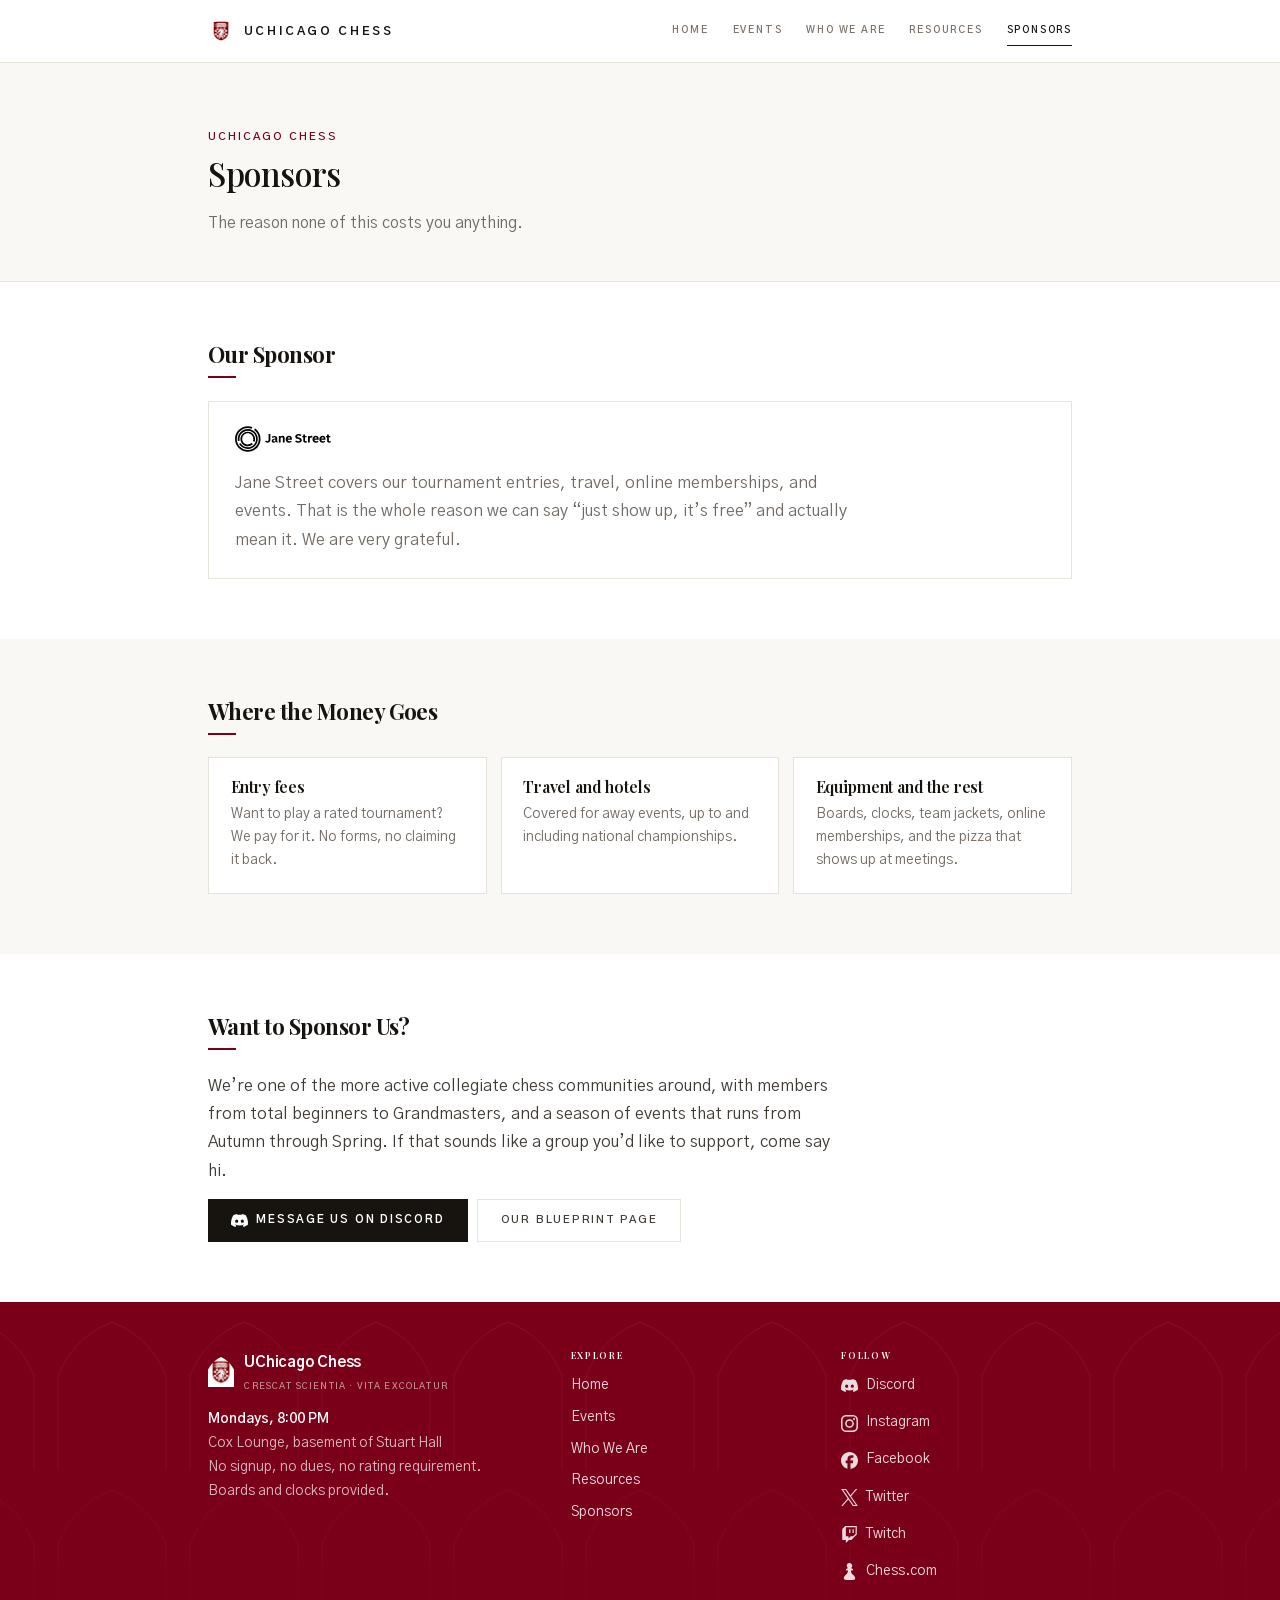
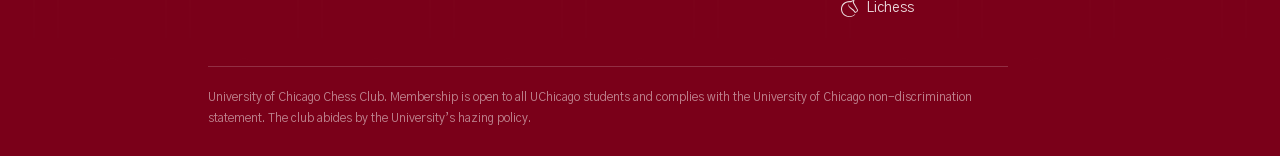
<file: sponsors.html>
<!DOCTYPE html>
<html lang="en">
<head>
<meta charset="utf-8">
<meta name="viewport" content="width=device-width, initial-scale=1">
<title>Sponsors &mdash; University of Chicago Chess Club</title>
<meta name="description" content="Jane Street sponsors the University of Chicago Chess Club, funding tournament entries, travel, and events.">
<link rel="canonical" href="https://uchicago.chessdirector.com/sponsors.html">

<!-- Link previews: Discord, Facebook, iMessage and X all read these, and
     none of them run JavaScript, so this is the one place the club is
     described in the file rather than in js/site.js. -->
<meta property="og:type" content="website">
<meta property="og:site_name" content="UChicago Chess">
<meta property="og:title" content="Sponsors — University of Chicago Chess Club">
<meta property="og:description" content="Jane Street sponsors the University of Chicago Chess Club, funding tournament entries, travel, and events.">
<meta property="og:url" content="https://uchicago.chessdirector.com/sponsors.html">
<meta property="og:image" content="https://uchicago.chessdirector.com/img/og-cover.jpg">
<meta property="og:image:width" content="1200">
<meta property="og:image:height" content="630">
<meta property="og:image:alt" content="The University of Chicago quadrangle from above">
<meta name="twitter:card" content="summary_large_image">
<meta name="twitter:site" content="@uchicagochess">

<link rel="icon" href="img/favicon-32.png" sizes="32x32">
<link rel="icon" href="img/favicon-16.png" sizes="16x16">
<link rel="apple-touch-icon" href="img/apple-touch-icon.png">
<link rel="stylesheet" href="css/fonts.css">
<link rel="stylesheet" href="css/site.css">
</head>
<body>
<a class="skip" href="#main">Skip to content</a>

<nav class="mainnav">
  <div class="container">
    <a class="brand" href="./">
      <img src="img/crest.png" alt="">
      <b>UChicago Chess</b>
    </a>
    <button id="navbtn" aria-expanded="false" aria-controls="navmenu">Menu</button>
    <ul id="navmenu">
      <li><a href="./">Home</a></li>
      <li><a href="events.html">Events</a></li>
      <li><a href="leadership.html">Who We Are</a></li>
      <li><a href="resources.html">Resources</a></li>
      <li><a class="active" href="sponsors.html">Sponsors</a></li>
    </ul>
  </div>
</nav>

<header class="pagehead">
  <div class="container">
    <p class="eyebrow">UChicago Chess</p>
    <h1>Sponsors</h1>
    <p>The reason none of this costs you anything.</p>
  </div>
</header>

<main id="main">
  <section class="band">
    <div class="container">
      <div class="block">
        <h2>Our Sponsor</h2>
        <div class="sponsorcard">
          <a href="https://www.janestreet.com/" data-site-href="sponsor.url" target="_blank" rel="noopener">
            <img src="img/jane-street.svg" alt="Jane Street">
          </a>
          <p>
            Jane Street covers our tournament entries, travel, online memberships, and events.
            That is the whole reason we can say &ldquo;just show up, it&rsquo;s free&rdquo; and
            actually mean it. We are very grateful.
          </p>
        </div>
      </div>
    </div>
  </section>

  <section class="band alt">
    <div class="container">
      <div class="block">
        <h2>Where the Money Goes</h2>
        <div class="grid g3">
          <div class="box">
            <h3>Entry fees</h3>
            <p>Want to play a rated tournament? We pay for it. No forms, no claiming it back.</p>
          </div>
          <div class="box">
            <h3>Travel and hotels</h3>
            <p>Covered for away events, up to and including national championships.</p>
          </div>
          <div class="box">
            <h3>Equipment and the rest</h3>
            <p>Boards, clocks, team jackets, online memberships, and the pizza that shows up at
               meetings.</p>
          </div>
        </div>
      </div>
    </div>
  </section>

  <section class="band">
    <div class="container">
      <div class="block">
        <h2>Want to Sponsor Us?</h2>
        <p>
          We&rsquo;re one of the more active collegiate chess communities around, with members from
          total beginners to Grandmasters, and a season of events that runs from Autumn through
          Spring. If that sounds like a group you&rsquo;d like to support, come say hi.
        </p>
        <p class="actions">
          <a class="btn" href="https://discord.com/invite/wnuyjCKNdM" data-site-href="links.discord" target="_blank" rel="noopener">
            <svg class="ico" aria-hidden="true"><use href="img/icons.svg#discord"></use></svg> Message us on Discord
          </a>
          <a class="btn alt" href="https://blueprint.uchicago.edu/organization/chess" data-site-href="links.blueprint" target="_blank" rel="noopener">Our Blueprint page</a>
        </p>
      </div>
    </div>
  </section>
</main>

<footer class="arched">
  <div class="container">
    <div class="footgrid">
      <div>
        <div class="footbrand">
          <img class="arch" src="img/crest.png" alt="">
          <div>
            <b>UChicago Chess</b>
            <span>Crescat Scientia &middot; Vita Excolatur</span>
          </div>
        </div>
        <p class="footwhere">
          <b data-site="meeting.whenLabel">Mondays, 8:00 PM</b><br>
          <span data-site="meeting.placeFull">Cox Lounge, basement of Stuart Hall</span><br>
          <span data-site="meeting.terms">No signup, no dues, no rating requirement. Boards and clocks provided.</span>
        </p>
        <p class="footwhere" data-site-contact></p>
      </div>

      <div>
        <h4>Explore</h4>
        <ul class="footnav">
          <li><a href="./">Home</a></li>
          <li><a href="events.html">Events</a></li>
          <li><a href="leadership.html">Who We Are</a></li>
          <li><a href="resources.html">Resources</a></li>
          <li><a href="sponsors.html">Sponsors</a></li>
        </ul>
      </div>

      <div>
        <h4>Follow</h4>
        <ul class="footsocial">
          <li><a href="https://discord.com/invite/wnuyjCKNdM" data-site-href="links.discord" target="_blank" rel="noopener"><svg class="ico" aria-hidden="true"><use href="img/icons.svg#discord"></use></svg> Discord</a></li>
          <li><a href="https://www.instagram.com/uchicagochess/" data-site-href="links.instagram" target="_blank" rel="noopener"><svg class="ico" aria-hidden="true"><use href="img/icons.svg#instagram"></use></svg> Instagram</a></li>
          <li><a href="https://www.facebook.com/groups/638162799532735" data-site-href="links.facebook" target="_blank" rel="noopener"><svg class="ico" aria-hidden="true"><use href="img/icons.svg#facebook"></use></svg> Facebook</a></li>
          <li><a href="https://twitter.com/uchicagochess" data-site-href="links.twitter" target="_blank" rel="noopener"><svg class="ico" aria-hidden="true"><use href="img/icons.svg#x"></use></svg> Twitter</a></li>
          <li><a href="https://www.twitch.tv/uchicagochess" data-site-href="links.twitch" target="_blank" rel="noopener"><svg class="ico" aria-hidden="true"><use href="img/icons.svg#twitch"></use></svg> Twitch</a></li>
          <li><a href="https://www.chess.com/club/uchicago-maroons-chess-club" data-site-href="links.chesscom" target="_blank" rel="noopener"><svg class="ico" aria-hidden="true"><use href="img/icons.svg#chessdotcom"></use></svg> Chess.com</a></li>
          <li><a href="https://lichess.org/team/uchicago-chess-club" data-site-href="links.lichess" target="_blank" rel="noopener"><svg class="ico" aria-hidden="true"><use href="img/icons.svg#lichess"></use></svg> Lichess</a></li>
        </ul>
      </div>
    </div>

    <p class="footmeta">
      University of Chicago Chess Club. Membership is open to all UChicago students and complies
      with the University of Chicago non-discrimination statement. The club abides by the
      University&rsquo;s hazing policy.
    </p>
  </div>
</footer>

<script src="js/site.js"></script>
<script src="js/nav.js"></script>
</body>
</html>
</file>
<file: css/fonts.css>
/* The fonts the pages use — Playfair Display and Gothic A1 — served from
   this site rather than from Google Fonts, so they show wherever the site
   does. The rules are Google's own for the same request, in the same
   order, trimmed to the Latin sets and to the one Korean slice that holds
   the "→" the site uses. */

/* Gothic A1 400, slice110 */
@font-face {
  font-family: 'Gothic A1';
  font-style: normal;
  font-weight: 400;
  font-display: swap;
  src: url(../fonts/gothic-a1-400-slice110.woff2) format('woff2');
  unicode-range: U+d7, U+ea, U+fc, U+2192, U+25bc, U+3000, U+3137, U+3145, U+315c, U+7f8e, U+ac13, U+ac71, U+ac90, U+acb8, U+ace7, U+ad7f, U+ae50, U+aef4, U+af34, U+afbc, U+b048, U+b09a, U+b0ad, U+b0bc, U+b113, U+b125, U+b141, U+b20c, U+b2d9, U+b2ed, U+b367, U+b369, U+b374, U+b3cb, U+b4ec, U+b611, U+b760, U+b81b, U+b834, U+b8b0, U+b8e1, U+b989, U+b9d1, U+b9e1, U+b9fa, U+ba4d, U+ba78, U+bb35, U+bb54, U+bbf9, U+bc11, U+bcb3, U+bd05, U+bd95, U+bdd4, U+be10, U+bed0, U+bf51, U+c0d8, U+c232, U+c2b7, U+c2eb, U+c378, U+c500, U+c52c, U+c549, U+c568, U+c598, U+c5c9, U+c61b, U+c639, U+c67c, U+c717, U+c78a, U+c80a, U+c90c-c90d, U+c950, U+c9e7, U+cbe4, U+cca9, U+cce4, U+cdb0, U+ce78, U+ce94, U+ce98, U+cf8c, U+d018, U+d034, U+d0f1, U+d1b1, U+d280, U+d2f8, U+d338, U+d380, U+d3b4, U+d610, U+d69f, U+d6fc, U+d758;
}
/* Gothic A1 400, latin-ext */
@font-face {
  font-family: 'Gothic A1';
  font-style: normal;
  font-weight: 400;
  font-display: swap;
  src: url(../fonts/gothic-a1-400-latin-ext.woff2) format('woff2');
  unicode-range: U+0100-02BA, U+02BD-02C5, U+02C7-02CC, U+02CE-02D7, U+02DD-02FF, U+0304, U+0308, U+0329, U+1D00-1DBF, U+1E00-1E9F, U+1EF2-1EFF, U+2020, U+20A0-20AB, U+20AD-20C0, U+2113, U+2C60-2C7F, U+A720-A7FF;
}
/* Gothic A1 400, latin */
@font-face {
  font-family: 'Gothic A1';
  font-style: normal;
  font-weight: 400;
  font-display: swap;
  src: url(../fonts/gothic-a1-400-latin.woff2) format('woff2');
  unicode-range: U+0000-00FF, U+0131, U+0152-0153, U+02BB-02BC, U+02C6, U+02DA, U+02DC, U+0304, U+0308, U+0329, U+2000-206F, U+20AC, U+2122, U+2191, U+2193, U+2212, U+2215, U+FEFF, U+FFFD;
}
/* Gothic A1 500, slice110 */
@font-face {
  font-family: 'Gothic A1';
  font-style: normal;
  font-weight: 500;
  font-display: swap;
  src: url(../fonts/gothic-a1-500-slice110.woff2) format('woff2');
  unicode-range: U+d7, U+ea, U+fc, U+2192, U+25bc, U+3000, U+3137, U+3145, U+315c, U+7f8e, U+ac13, U+ac71, U+ac90, U+acb8, U+ace7, U+ad7f, U+ae50, U+aef4, U+af34, U+afbc, U+b048, U+b09a, U+b0ad, U+b0bc, U+b113, U+b125, U+b141, U+b20c, U+b2d9, U+b2ed, U+b367, U+b369, U+b374, U+b3cb, U+b4ec, U+b611, U+b760, U+b81b, U+b834, U+b8b0, U+b8e1, U+b989, U+b9d1, U+b9e1, U+b9fa, U+ba4d, U+ba78, U+bb35, U+bb54, U+bbf9, U+bc11, U+bcb3, U+bd05, U+bd95, U+bdd4, U+be10, U+bed0, U+bf51, U+c0d8, U+c232, U+c2b7, U+c2eb, U+c378, U+c500, U+c52c, U+c549, U+c568, U+c598, U+c5c9, U+c61b, U+c639, U+c67c, U+c717, U+c78a, U+c80a, U+c90c-c90d, U+c950, U+c9e7, U+cbe4, U+cca9, U+cce4, U+cdb0, U+ce78, U+ce94, U+ce98, U+cf8c, U+d018, U+d034, U+d0f1, U+d1b1, U+d280, U+d2f8, U+d338, U+d380, U+d3b4, U+d610, U+d69f, U+d6fc, U+d758;
}
/* Gothic A1 500, latin-ext */
@font-face {
  font-family: 'Gothic A1';
  font-style: normal;
  font-weight: 500;
  font-display: swap;
  src: url(../fonts/gothic-a1-500-latin-ext.woff2) format('woff2');
  unicode-range: U+0100-02BA, U+02BD-02C5, U+02C7-02CC, U+02CE-02D7, U+02DD-02FF, U+0304, U+0308, U+0329, U+1D00-1DBF, U+1E00-1E9F, U+1EF2-1EFF, U+2020, U+20A0-20AB, U+20AD-20C0, U+2113, U+2C60-2C7F, U+A720-A7FF;
}
/* Gothic A1 500, latin */
@font-face {
  font-family: 'Gothic A1';
  font-style: normal;
  font-weight: 500;
  font-display: swap;
  src: url(../fonts/gothic-a1-500-latin.woff2) format('woff2');
  unicode-range: U+0000-00FF, U+0131, U+0152-0153, U+02BB-02BC, U+02C6, U+02DA, U+02DC, U+0304, U+0308, U+0329, U+2000-206F, U+20AC, U+2122, U+2191, U+2193, U+2212, U+2215, U+FEFF, U+FFFD;
}
/* Gothic A1 600, slice110 */
@font-face {
  font-family: 'Gothic A1';
  font-style: normal;
  font-weight: 600;
  font-display: swap;
  src: url(../fonts/gothic-a1-600-slice110.woff2) format('woff2');
  unicode-range: U+d7, U+ea, U+fc, U+2192, U+25bc, U+3000, U+3137, U+3145, U+315c, U+7f8e, U+ac13, U+ac71, U+ac90, U+acb8, U+ace7, U+ad7f, U+ae50, U+aef4, U+af34, U+afbc, U+b048, U+b09a, U+b0ad, U+b0bc, U+b113, U+b125, U+b141, U+b20c, U+b2d9, U+b2ed, U+b367, U+b369, U+b374, U+b3cb, U+b4ec, U+b611, U+b760, U+b81b, U+b834, U+b8b0, U+b8e1, U+b989, U+b9d1, U+b9e1, U+b9fa, U+ba4d, U+ba78, U+bb35, U+bb54, U+bbf9, U+bc11, U+bcb3, U+bd05, U+bd95, U+bdd4, U+be10, U+bed0, U+bf51, U+c0d8, U+c232, U+c2b7, U+c2eb, U+c378, U+c500, U+c52c, U+c549, U+c568, U+c598, U+c5c9, U+c61b, U+c639, U+c67c, U+c717, U+c78a, U+c80a, U+c90c-c90d, U+c950, U+c9e7, U+cbe4, U+cca9, U+cce4, U+cdb0, U+ce78, U+ce94, U+ce98, U+cf8c, U+d018, U+d034, U+d0f1, U+d1b1, U+d280, U+d2f8, U+d338, U+d380, U+d3b4, U+d610, U+d69f, U+d6fc, U+d758;
}
/* Gothic A1 600, latin-ext */
@font-face {
  font-family: 'Gothic A1';
  font-style: normal;
  font-weight: 600;
  font-display: swap;
  src: url(../fonts/gothic-a1-600-latin-ext.woff2) format('woff2');
  unicode-range: U+0100-02BA, U+02BD-02C5, U+02C7-02CC, U+02CE-02D7, U+02DD-02FF, U+0304, U+0308, U+0329, U+1D00-1DBF, U+1E00-1E9F, U+1EF2-1EFF, U+2020, U+20A0-20AB, U+20AD-20C0, U+2113, U+2C60-2C7F, U+A720-A7FF;
}
/* Gothic A1 600, latin */
@font-face {
  font-family: 'Gothic A1';
  font-style: normal;
  font-weight: 600;
  font-display: swap;
  src: url(../fonts/gothic-a1-600-latin.woff2) format('woff2');
  unicode-range: U+0000-00FF, U+0131, U+0152-0153, U+02BB-02BC, U+02C6, U+02DA, U+02DC, U+0304, U+0308, U+0329, U+2000-206F, U+20AC, U+2122, U+2191, U+2193, U+2212, U+2215, U+FEFF, U+FFFD;
}
/* Gothic A1 700, slice110 */
@font-face {
  font-family: 'Gothic A1';
  font-style: normal;
  font-weight: 700;
  font-display: swap;
  src: url(../fonts/gothic-a1-700-slice110.woff2) format('woff2');
  unicode-range: U+d7, U+ea, U+fc, U+2192, U+25bc, U+3000, U+3137, U+3145, U+315c, U+7f8e, U+ac13, U+ac71, U+ac90, U+acb8, U+ace7, U+ad7f, U+ae50, U+aef4, U+af34, U+afbc, U+b048, U+b09a, U+b0ad, U+b0bc, U+b113, U+b125, U+b141, U+b20c, U+b2d9, U+b2ed, U+b367, U+b369, U+b374, U+b3cb, U+b4ec, U+b611, U+b760, U+b81b, U+b834, U+b8b0, U+b8e1, U+b989, U+b9d1, U+b9e1, U+b9fa, U+ba4d, U+ba78, U+bb35, U+bb54, U+bbf9, U+bc11, U+bcb3, U+bd05, U+bd95, U+bdd4, U+be10, U+bed0, U+bf51, U+c0d8, U+c232, U+c2b7, U+c2eb, U+c378, U+c500, U+c52c, U+c549, U+c568, U+c598, U+c5c9, U+c61b, U+c639, U+c67c, U+c717, U+c78a, U+c80a, U+c90c-c90d, U+c950, U+c9e7, U+cbe4, U+cca9, U+cce4, U+cdb0, U+ce78, U+ce94, U+ce98, U+cf8c, U+d018, U+d034, U+d0f1, U+d1b1, U+d280, U+d2f8, U+d338, U+d380, U+d3b4, U+d610, U+d69f, U+d6fc, U+d758;
}
/* Gothic A1 700, latin-ext */
@font-face {
  font-family: 'Gothic A1';
  font-style: normal;
  font-weight: 700;
  font-display: swap;
  src: url(../fonts/gothic-a1-700-latin-ext.woff2) format('woff2');
  unicode-range: U+0100-02BA, U+02BD-02C5, U+02C7-02CC, U+02CE-02D7, U+02DD-02FF, U+0304, U+0308, U+0329, U+1D00-1DBF, U+1E00-1E9F, U+1EF2-1EFF, U+2020, U+20A0-20AB, U+20AD-20C0, U+2113, U+2C60-2C7F, U+A720-A7FF;
}
/* Gothic A1 700, latin */
@font-face {
  font-family: 'Gothic A1';
  font-style: normal;
  font-weight: 700;
  font-display: swap;
  src: url(../fonts/gothic-a1-700-latin.woff2) format('woff2');
  unicode-range: U+0000-00FF, U+0131, U+0152-0153, U+02BB-02BC, U+02C6, U+02DA, U+02DC, U+0304, U+0308, U+0329, U+2000-206F, U+20AC, U+2122, U+2191, U+2193, U+2212, U+2215, U+FEFF, U+FFFD;
}
/* Gothic A1 800, slice110 */
@font-face {
  font-family: 'Gothic A1';
  font-style: normal;
  font-weight: 800;
  font-display: swap;
  src: url(../fonts/gothic-a1-800-slice110.woff2) format('woff2');
  unicode-range: U+d7, U+ea, U+fc, U+2192, U+25bc, U+3000, U+3137, U+3145, U+315c, U+7f8e, U+ac13, U+ac71, U+ac90, U+acb8, U+ace7, U+ad7f, U+ae50, U+aef4, U+af34, U+afbc, U+b048, U+b09a, U+b0ad, U+b0bc, U+b113, U+b125, U+b141, U+b20c, U+b2d9, U+b2ed, U+b367, U+b369, U+b374, U+b3cb, U+b4ec, U+b611, U+b760, U+b81b, U+b834, U+b8b0, U+b8e1, U+b989, U+b9d1, U+b9e1, U+b9fa, U+ba4d, U+ba78, U+bb35, U+bb54, U+bbf9, U+bc11, U+bcb3, U+bd05, U+bd95, U+bdd4, U+be10, U+bed0, U+bf51, U+c0d8, U+c232, U+c2b7, U+c2eb, U+c378, U+c500, U+c52c, U+c549, U+c568, U+c598, U+c5c9, U+c61b, U+c639, U+c67c, U+c717, U+c78a, U+c80a, U+c90c-c90d, U+c950, U+c9e7, U+cbe4, U+cca9, U+cce4, U+cdb0, U+ce78, U+ce94, U+ce98, U+cf8c, U+d018, U+d034, U+d0f1, U+d1b1, U+d280, U+d2f8, U+d338, U+d380, U+d3b4, U+d610, U+d69f, U+d6fc, U+d758;
}
/* Gothic A1 800, latin-ext */
@font-face {
  font-family: 'Gothic A1';
  font-style: normal;
  font-weight: 800;
  font-display: swap;
  src: url(../fonts/gothic-a1-800-latin-ext.woff2) format('woff2');
  unicode-range: U+0100-02BA, U+02BD-02C5, U+02C7-02CC, U+02CE-02D7, U+02DD-02FF, U+0304, U+0308, U+0329, U+1D00-1DBF, U+1E00-1E9F, U+1EF2-1EFF, U+2020, U+20A0-20AB, U+20AD-20C0, U+2113, U+2C60-2C7F, U+A720-A7FF;
}
/* Gothic A1 800, latin */
@font-face {
  font-family: 'Gothic A1';
  font-style: normal;
  font-weight: 800;
  font-display: swap;
  src: url(../fonts/gothic-a1-800-latin.woff2) format('woff2');
  unicode-range: U+0000-00FF, U+0131, U+0152-0153, U+02BB-02BC, U+02C6, U+02DA, U+02DC, U+0304, U+0308, U+0329, U+2000-206F, U+20AC, U+2122, U+2191, U+2193, U+2212, U+2215, U+FEFF, U+FFFD;
}
/* Playfair Display 400, latin-ext */
@font-face {
  font-family: 'Playfair Display';
  font-style: normal;
  font-weight: 400;
  font-display: swap;
  src: url(../fonts/playfair-display-400-latin-ext.woff2) format('woff2');
  unicode-range: U+0100-02BA, U+02BD-02C5, U+02C7-02CC, U+02CE-02D7, U+02DD-02FF, U+0304, U+0308, U+0329, U+1D00-1DBF, U+1E00-1E9F, U+1EF2-1EFF, U+2020, U+20A0-20AB, U+20AD-20C0, U+2113, U+2C60-2C7F, U+A720-A7FF;
}
/* Playfair Display 400, latin */
@font-face {
  font-family: 'Playfair Display';
  font-style: normal;
  font-weight: 400;
  font-display: swap;
  src: url(../fonts/playfair-display-400-latin.woff2) format('woff2');
  unicode-range: U+0000-00FF, U+0131, U+0152-0153, U+02BB-02BC, U+02C6, U+02DA, U+02DC, U+0304, U+0308, U+0329, U+2000-206F, U+20AC, U+2122, U+2191, U+2193, U+2212, U+2215, U+FEFF, U+FFFD;
}
/* Playfair Display 500, latin-ext */
@font-face {
  font-family: 'Playfair Display';
  font-style: normal;
  font-weight: 500;
  font-display: swap;
  src: url(../fonts/playfair-display-400-latin-ext.woff2) format('woff2');
  unicode-range: U+0100-02BA, U+02BD-02C5, U+02C7-02CC, U+02CE-02D7, U+02DD-02FF, U+0304, U+0308, U+0329, U+1D00-1DBF, U+1E00-1E9F, U+1EF2-1EFF, U+2020, U+20A0-20AB, U+20AD-20C0, U+2113, U+2C60-2C7F, U+A720-A7FF;
}
/* Playfair Display 500, latin */
@font-face {
  font-family: 'Playfair Display';
  font-style: normal;
  font-weight: 500;
  font-display: swap;
  src: url(../fonts/playfair-display-400-latin.woff2) format('woff2');
  unicode-range: U+0000-00FF, U+0131, U+0152-0153, U+02BB-02BC, U+02C6, U+02DA, U+02DC, U+0304, U+0308, U+0329, U+2000-206F, U+20AC, U+2122, U+2191, U+2193, U+2212, U+2215, U+FEFF, U+FFFD;
}
/* Playfair Display 600, latin-ext */
@font-face {
  font-family: 'Playfair Display';
  font-style: normal;
  font-weight: 600;
  font-display: swap;
  src: url(../fonts/playfair-display-400-latin-ext.woff2) format('woff2');
  unicode-range: U+0100-02BA, U+02BD-02C5, U+02C7-02CC, U+02CE-02D7, U+02DD-02FF, U+0304, U+0308, U+0329, U+1D00-1DBF, U+1E00-1E9F, U+1EF2-1EFF, U+2020, U+20A0-20AB, U+20AD-20C0, U+2113, U+2C60-2C7F, U+A720-A7FF;
}
/* Playfair Display 600, latin */
@font-face {
  font-family: 'Playfair Display';
  font-style: normal;
  font-weight: 600;
  font-display: swap;
  src: url(../fonts/playfair-display-400-latin.woff2) format('woff2');
  unicode-range: U+0000-00FF, U+0131, U+0152-0153, U+02BB-02BC, U+02C6, U+02DA, U+02DC, U+0304, U+0308, U+0329, U+2000-206F, U+20AC, U+2122, U+2191, U+2193, U+2212, U+2215, U+FEFF, U+FFFD;
}
/* Playfair Display 700, latin-ext */
@font-face {
  font-family: 'Playfair Display';
  font-style: normal;
  font-weight: 700;
  font-display: swap;
  src: url(../fonts/playfair-display-400-latin-ext.woff2) format('woff2');
  unicode-range: U+0100-02BA, U+02BD-02C5, U+02C7-02CC, U+02CE-02D7, U+02DD-02FF, U+0304, U+0308, U+0329, U+1D00-1DBF, U+1E00-1E9F, U+1EF2-1EFF, U+2020, U+20A0-20AB, U+20AD-20C0, U+2113, U+2C60-2C7F, U+A720-A7FF;
}
/* Playfair Display 700, latin */
@font-face {
  font-family: 'Playfair Display';
  font-style: normal;
  font-weight: 700;
  font-display: swap;
  src: url(../fonts/playfair-display-400-latin.woff2) format('woff2');
  unicode-range: U+0000-00FF, U+0131, U+0152-0153, U+02BB-02BC, U+02C6, U+02DA, U+02DC, U+0304, U+0308, U+0329, U+2000-206F, U+20AC, U+2122, U+2191, U+2193, U+2212, U+2215, U+FEFF, U+FFFD;
}
</file>
<file: css/site.css>
/* UChicago Chess Club
   ------------------------------------------------------------------
   Minimal. One sans, set tight. One colour — the club's maroon — used
   sparingly, and kept off anything that does not need it.

   Sections alternate between two whites that are barely a shade apart,
   so the page reads as one surface with quiet divisions in it. The
   footer is the only block of colour.

   The gothic is a touch, not a theme: a lancet arch used as a mask, so
   the small tiles — icon squares, officer avatars, the footer mark —
   are arched niches instead of rounded squares, and an arcade behind
   the footer at the edge of visible. Nothing else. Dates are plain.
   ------------------------------------------------------------------ */

:root{
  --accent:#7a0019;          /* the club's colour */
  --accent-deep:#61000f;

  --ink:#17140f;
  --body:#403a34;
  --muted:#736b63;
  /* 5.0:1 on white — the old #a39a90 was 2.7:1, under the 4.5:1 AA floor,
     which mattered most on the 10px nav links set in it. */
  --faint:#7a6f63;
  --line:#e8e3da;
  --line-soft:#f2eee7;

  /* The two whites. */
  --white:#fff;
  --off:#faf8f5;

  /* Same pair the tenant app uses, so the two halves of the domain match. */
  --sans:'Gothic A1',-apple-system,BlinkMacSystemFont,"Segoe UI",Roboto,"Helvetica Neue",Arial,sans-serif;
  --display:'Playfair Display',Georgia,'Times New Roman',serif;

  --r:0;
  --max:58rem;
}

/* A lancet arch, used as a mask. The only gothic thing on the page. */
.arch{
  border-radius:0;
  -webkit-mask-image:url("data:image/svg+xml,%3Csvg xmlns='http://www.w3.org/2000/svg' viewBox='0 0 100 100' preserveAspectRatio='none'%3E%3Cpath d='M0 100 V42 A100 100 0 0 1 50 0 A100 100 0 0 1 100 42 V100 Z' fill='%23000'/%3E%3C/svg%3E");
          mask-image:url("data:image/svg+xml,%3Csvg xmlns='http://www.w3.org/2000/svg' viewBox='0 0 100 100' preserveAspectRatio='none'%3E%3Cpath d='M0 100 V42 A100 100 0 0 1 50 0 A100 100 0 0 1 100 42 V100 Z' fill='%23000'/%3E%3C/svg%3E");
  -webkit-mask-size:100% 100%;mask-size:100% 100%;
  -webkit-mask-repeat:no-repeat;mask-repeat:no-repeat;
}

/* An arcade, in the footer only, at the edge of visible. */
.arched{position:relative;isolation:isolate}
footer.arched::before{
  content:"";position:absolute;inset:0;z-index:-1;pointer-events:none;
  background-image:url("data:image/svg+xml,%3Csvg xmlns='http://www.w3.org/2000/svg' width='132' height='168' viewBox='0 0 132 168'%3E%3Cpath d='M12 168 V74 A92 92 0 0 1 66 20 A92 92 0 0 1 120 74 V168' fill='none' stroke='%23ffffff' stroke-width='1'/%3E%3C/svg%3E");
  background-position:center top;
  opacity:.07;
  -webkit-mask-image:linear-gradient(to bottom,#000 0,transparent 85%);
          mask-image:linear-gradient(to bottom,#000 0,transparent 85%);
}

/* The same dot grid the tenant app lays over its pages. */
body::after{
  content:"";position:fixed;inset:0;z-index:40;pointer-events:none;opacity:.035;
  background-image:radial-gradient(circle,#111827 0.5px,transparent 0.5px);
  background-size:24px 24px;
}
@media print{body::after{display:none}}

*{box-sizing:border-box;margin:0;padding:0}
html{-webkit-text-size-adjust:100%}
body{font:16.5px/1.7 var(--sans);color:var(--body);background:var(--white);-webkit-font-smoothing:antialiased}
img{max-width:100%;display:block}
a{color:var(--accent);text-decoration:none}
a:hover{text-decoration:underline}
h1,h2,h3,h4{font-family:var(--display);color:var(--ink);line-height:1.15;font-weight:500;letter-spacing:-0.012em}
.container{max-width:var(--max);margin:0 auto;padding:0 1.5rem}
@media(min-width:1024px){.container{padding:0 2rem}}
.ico{width:1.0625rem;height:1.0625rem;fill:currentColor;flex:0 0 auto}

.motto,.eyebrow,.cap,.role,th,.footgrid h4,.sponsorbar{
  font-weight:600;text-transform:uppercase;letter-spacing:0.18em;
}

/* ---------- bands: two whites, a shade apart ---------- */
main{padding:0}
.band{background:var(--white);padding:3.75rem 0}
.band.alt{background:var(--off)}
.block + .block{margin-top:3.25rem}

/* ---------- header ---------- */
.mainnav{
  position:sticky;top:0;z-index:40;
  background:rgba(255,255,255,.92);backdrop-filter:blur(12px);
  border-bottom:1px solid var(--line);
}
.mainnav .container{display:flex;align-items:center;gap:1rem;min-height:62px}
.mainnav .brand{display:flex;align-items:center;gap:0.6rem;flex-shrink:0}
.mainnav .brand img{width:26px;height:26px;object-fit:cover;border-radius:var(--r)}
.mainnav .brand b{font-size:0.75rem;font-weight:700;text-transform:uppercase;letter-spacing:0.22em;color:var(--ink);white-space:nowrap}
.mainnav .brand:hover{text-decoration:none}
.mainnav ul{list-style:none;display:flex;gap:0.15rem;margin-left:auto}
.mainnav ul{gap:1.5rem}
.mainnav ul a{display:block;padding:0.35rem 0;border-bottom:1px solid transparent;font-size:0.625rem;font-weight:600;text-transform:uppercase;letter-spacing:0.18em;color:var(--faint)}
.mainnav ul a:hover{color:var(--ink);text-decoration:none}
.mainnav ul a.active{color:var(--ink);border-bottom-color:var(--ink)}
#navbtn{
  display:none;margin-left:auto;background:none;border:1px solid var(--line);border-radius:var(--r);
  color:var(--ink);cursor:pointer;padding:0.35rem 0.8rem;font:500 0.875rem/1.4 var(--sans);
}

/* Skip link: off-screen until focused, then a plain block at the top left. */
.skip{
  position:absolute;left:-9999px;top:0;z-index:100;
  background:var(--ink);color:#fff;padding:0.7rem 1.1rem;
  font-size:0.6875rem;font-weight:700;text-transform:uppercase;letter-spacing:0.16em;
}
.skip:focus{left:0;text-decoration:none}

/* ---------- header band ---------- */
.masthead,.pagehead{background:var(--off);border-bottom:1px solid var(--line)}
.masthead{padding:4rem 0 3.5rem}
.pagehead{padding:3rem 0 2.75rem}
.masthead .titlerow{display:flex;align-items:center;gap:1rem}
.masthead .crest{width:42px;height:42px;object-fit:cover;border-radius:var(--r);flex:0 0 auto}
.masthead .motto,.pagehead .eyebrow{font-size:0.6875rem;color:var(--accent);margin-bottom:0.55rem}
.masthead h1{font-size:clamp(1.9rem,3.8vw,2.5rem);line-height:1.1}
.pagehead h1{font-size:clamp(1.7rem,3vw,2.05rem);line-height:1.15}
.masthead .summary,.pagehead p{margin-top:1.05rem;max-width:40rem;font-size:1rem;color:var(--muted)}
.masthead .actions{display:flex;flex-wrap:wrap;align-items:center;gap:0.6rem;margin-top:1.6rem}
.masthead .facts{
  display:flex;flex-wrap:wrap;gap:0 2rem;margin-top:1.75rem;
  padding-top:1.25rem;border-top:1px solid var(--line);
}
.masthead .facts span{display:block;padding:0.3rem 0;font-size:0.875rem;color:var(--muted)}
.masthead .facts b{display:block;font-size:0.9375rem;font-weight:700;letter-spacing:-0.012em;color:var(--ink)}

/* ---------- sections ---------- */
.block > h2{
  font-size:1.375rem;font-weight:700;letter-spacing:-0.024em;
  padding-bottom:0.7rem;margin-bottom:1.4rem;position:relative;
}
.block > h2::after{content:"";position:absolute;left:0;bottom:0;width:1.75rem;height:2px;background:var(--accent)}
.block h3{font-size:1rem;font-weight:600;letter-spacing:-0.01em;color:var(--ink)}
.block > p{max-width:40rem}
.block p + p{margin-top:0.9rem}

/* The line of setup under a section heading, and the line that follows a
   section — a link or a pair of buttons. */
.lede{max-width:38rem;margin-bottom:1.35rem;color:var(--muted)}
.after{margin-top:1.15rem}
.actions{display:flex;flex-wrap:wrap;align-items:center;gap:0.6rem;margin-top:1.35rem}
.prose{max-width:38rem;font-size:1rem;line-height:1.75}
.prose p + p{margin-top:1rem}

/* ---------- buttons ---------- */
.btn{
  display:inline-flex;align-items:center;gap:0.5rem;
  padding:0.7rem 1.4rem;border-radius:0;border:1px solid var(--ink);
  background:var(--ink);color:#fff;font-size:0.6875rem;font-weight:700;
  text-transform:uppercase;letter-spacing:0.16em;
}
.btn:hover{background:#000;border-color:#000;color:#fff;text-decoration:none}
.btn.alt{background:transparent;border-color:var(--line);color:var(--body);font-weight:600}
.btn.alt:hover{background:var(--white);border-color:var(--ink);color:var(--ink)}
.more{font-size:0.9375rem;font-weight:600;color:var(--accent)}
/* "Add to calendar", beside "All events" — the weekly meeting is the reason
   a subscription is worth offering at all. */
.sub-cal{
  margin-left:1.1rem;font-size:0.8125rem;font-weight:600;color:var(--muted);
  border-bottom:1px solid var(--line);
}
.sub-cal:hover{color:var(--ink);border-bottom-color:var(--ink);text-decoration:none}
.more:hover{text-decoration:none;opacity:.75}
.more::after{content:" →"}

/* ---------- lists ---------- */
.card,#preview,#upcoming,#past,.eventlist{
  border:1px solid var(--line);border-radius:var(--r);background:var(--white);overflow:hidden;
}

/* ---------- event rows ---------- */
.event{display:flex;align-items:center;gap:1.15rem;padding:1.05rem 1.35rem}
.event + .event{border-top:1px solid var(--line-soft)}
.event.past{opacity:.65}

/* The date leads the detail line, written out plainly. */
.event-date{color:var(--ink);font-weight:600;font-variant-numeric:tabular-nums}
.event-body{min-width:0;flex:1 1 auto}
.event-body h3{font-size:0.9375rem;font-weight:600;color:var(--ink);margin:0;display:inline}
.event-body h3 a{color:var(--ink)}
.event-body h3 a:hover{color:var(--accent);text-decoration:none}
.event-where{font-size:0.8125rem;color:var(--muted);margin-top:0.25rem}
.tag{
  display:inline-block;margin-left:0.5rem;padding:0.1rem 0.45rem;border-radius:var(--r);
  font-size:0.5625rem;font-weight:700;letter-spacing:0.08em;text-transform:uppercase;
  color:#fff;background:var(--accent);vertical-align:2px;
}
.event-action{flex:0 0 auto}
.chip{
  display:inline-flex;align-items:center;padding:0.35rem 0.85rem;border-radius:9999px;
  border:1px solid var(--line);background:var(--white);color:var(--muted);
  font-size:0.8125rem;font-weight:500;transition:color .15s,border-color .15s;
}
.chip:hover{border-color:var(--accent);color:var(--accent);text-decoration:none}
.empty{padding:1.35rem;color:var(--muted);font-size:0.9375rem}
.note{margin-top:0.75rem;font-size:0.875rem;color:var(--muted)}

/* ---------- cards ---------- */
.grid{display:grid;gap:0.85rem}
.g2{grid-template-columns:repeat(auto-fit,minmax(18rem,1fr))}
.g3{grid-template-columns:repeat(auto-fit,minmax(15rem,1fr))}
.box{border:1px solid var(--line);border-radius:var(--r);background:var(--white);padding:1.25rem 1.35rem}
.box p{font-size:0.875rem;color:var(--muted);margin-top:0.4rem;line-height:1.65}
.box .sub{font-size:0.875rem;color:var(--muted);margin-top:0.3rem}
a.box{display:block;color:var(--body)}
a.box:hover{border-color:#d6cfc4;text-decoration:none}
a.box:hover h3{color:var(--accent)}

/* ---------- link rows with brand marks ---------- */
.linklist{display:grid;grid-template-columns:repeat(auto-fit,minmax(16rem,1fr));gap:0.6rem}
.linkrow{
  display:flex;align-items:center;gap:0.8rem;color:var(--body);
  border:1px solid var(--line);border-radius:var(--r);background:var(--white);padding:0.8rem 1rem;
  transition:border-color .15s;
}
.linkrow:hover{border-color:#d6cfc4;text-decoration:none}
.linkrow:hover b{color:var(--accent)}
.linkrow .sq{
  flex:0 0 1.75rem;height:2rem;display:grid;place-items:center;
  background:var(--line-soft);color:var(--muted);font-size:0.875rem;
}
.linkrow:hover .sq{background:var(--accent);color:#fff}
.linkrow b{display:block;font-size:0.875rem;font-weight:600;color:var(--ink);line-height:1.4}
.linkrow small{display:block;font-size:0.75rem;color:var(--muted);font-weight:400;line-height:1.45}

/* ---------- people ---------- */
.person{border:1px solid var(--line);border-radius:var(--r);background:var(--white);padding:1.2rem 1.3rem}
.person .av{
  width:1.75rem;height:2rem;background:var(--accent);color:#fff;
  display:grid;place-items:center;font-size:0.9375rem;margin-bottom:0.8rem;
}
.person h3{font-size:0.9375rem;font-weight:600;margin-bottom:0.25rem}
.person .role{font-size:0.5625rem;color:var(--muted)}

/* ---------- tables ---------- */
table{
  width:100%;border-collapse:separate;border-spacing:0;font-size:0.875rem;
  border:1px solid var(--line);border-radius:var(--r);background:var(--white);overflow:hidden;
}
th,td{text-align:left;padding:0.8rem 1.35rem;vertical-align:top}
tr + tr td{border-top:1px solid var(--line-soft)}
th{font-size:0.5625rem;color:var(--muted);border-bottom:1px solid var(--line)}
td:first-child{font-weight:600;color:var(--ink);width:14rem}

/* ---------- sponsor ---------- */
.sponsorbar{border-top:1px solid var(--line);padding:1.35rem 0;font-size:0.5625rem;color:var(--faint)}
.sponsorbar .container{display:flex;align-items:center;justify-content:center;gap:1rem;flex-wrap:wrap}
.sponsorbar img{height:18px;width:auto;opacity:.65}
.sponsorbar a:hover img{opacity:1}
.sponsorcard{border:1px solid var(--line);border-radius:var(--r);background:var(--white);padding:1.5rem 1.6rem}
.sponsorcard img{height:26px;width:auto}
.sponsorcard p{max-width:40rem;margin-top:1.1rem;color:var(--muted)}
.sponsorcard .cap{font-size:0.5625rem;color:var(--muted)}

/* ---------- footer ---------- */
footer{background-color:var(--accent);color:rgba(255,255,255,.72);padding:3rem 0 1.75rem;font-size:0.875rem}
footer a{color:rgba(255,255,255,.86)}
footer a:hover{color:#fff}
.footgrid{display:grid;grid-template-columns:1.4fr 1fr 1fr;gap:2.5rem}
.footgrid h4{color:#fff;font-size:0.5625rem;margin-bottom:0.85rem}
.footbrand{display:flex;align-items:center;gap:0.65rem;margin-bottom:0.9rem}
.footbrand img{width:26px;height:30px;object-fit:cover;background:#fff}
.footbrand b{color:#fff;font-size:0.9375rem;font-weight:700;letter-spacing:-0.015em}
.footbrand span{
  display:block;font-size:0.5625rem;font-weight:600;letter-spacing:0.13em;text-transform:uppercase;
  color:rgba(255,255,255,.55);margin-top:0.18rem;
}
.footwhere{font-size:0.875rem;line-height:1.7;max-width:21rem}
.footwhere b{color:#fff;font-weight:600}
.footnav,.footsocial{list-style:none;display:flex;flex-direction:column;gap:0.5rem;margin:0}
.footnav a,.footsocial a{display:inline-flex;align-items:center;gap:0.5rem;font-weight:400}
.footmeta{
  margin-top:2.5rem;padding-top:1.25rem;border-top:1px solid rgba(255,255,255,.18);
  font-size:0.75rem;line-height:1.7;color:rgba(255,255,255,.52);max-width:50rem;
}

@media(max-width:820px){
  body{font-size:16px}
  .mainnav .container{flex-wrap:wrap;gap:0.5rem;min-height:54px}
  #navbtn{display:block}
  .mainnav ul{display:none;width:100%;flex-direction:column;gap:0.1rem;margin:0 0 0.65rem}
  .mainnav ul.open{display:flex}
  .masthead{padding:2.5rem 0 2.25rem}
  .masthead .facts{gap:0 1.35rem}
  .band{padding:2.5rem 0}
  .block + .block{margin-top:2.5rem}
  .event{align-items:flex-start;gap:0.9rem;padding:0.9rem 1rem}
  .event-action{display:none}
  .footgrid{grid-template-columns:1fr;gap:2rem}
  td:first-child{width:auto}
  table,tbody,tr,td,th{display:block}
  th{display:none}
  td{padding:0 1.1rem 0.3rem}
  tr + tr td{border-top:none}
  tr{padding:0.85rem 0;border-top:1px solid var(--line-soft);display:block}
  tr:first-child{border-top:none}
}
</file>
